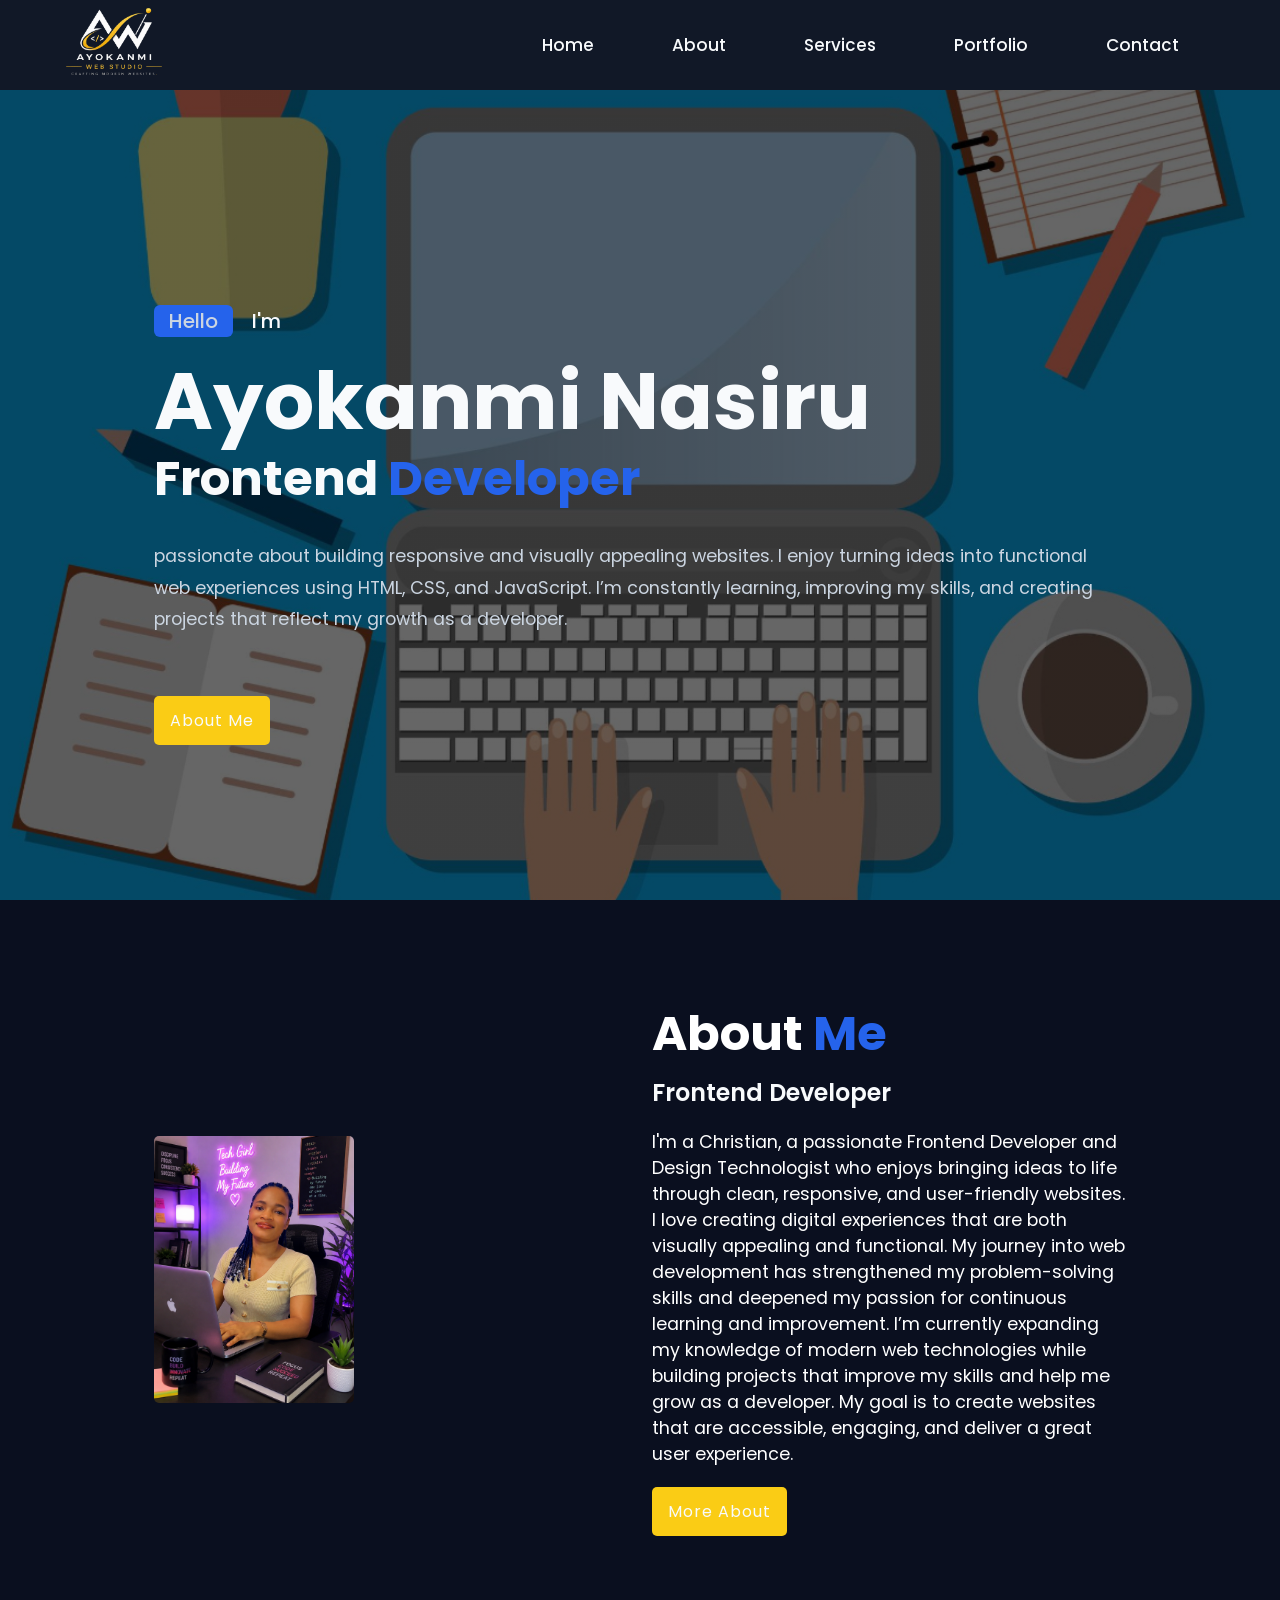
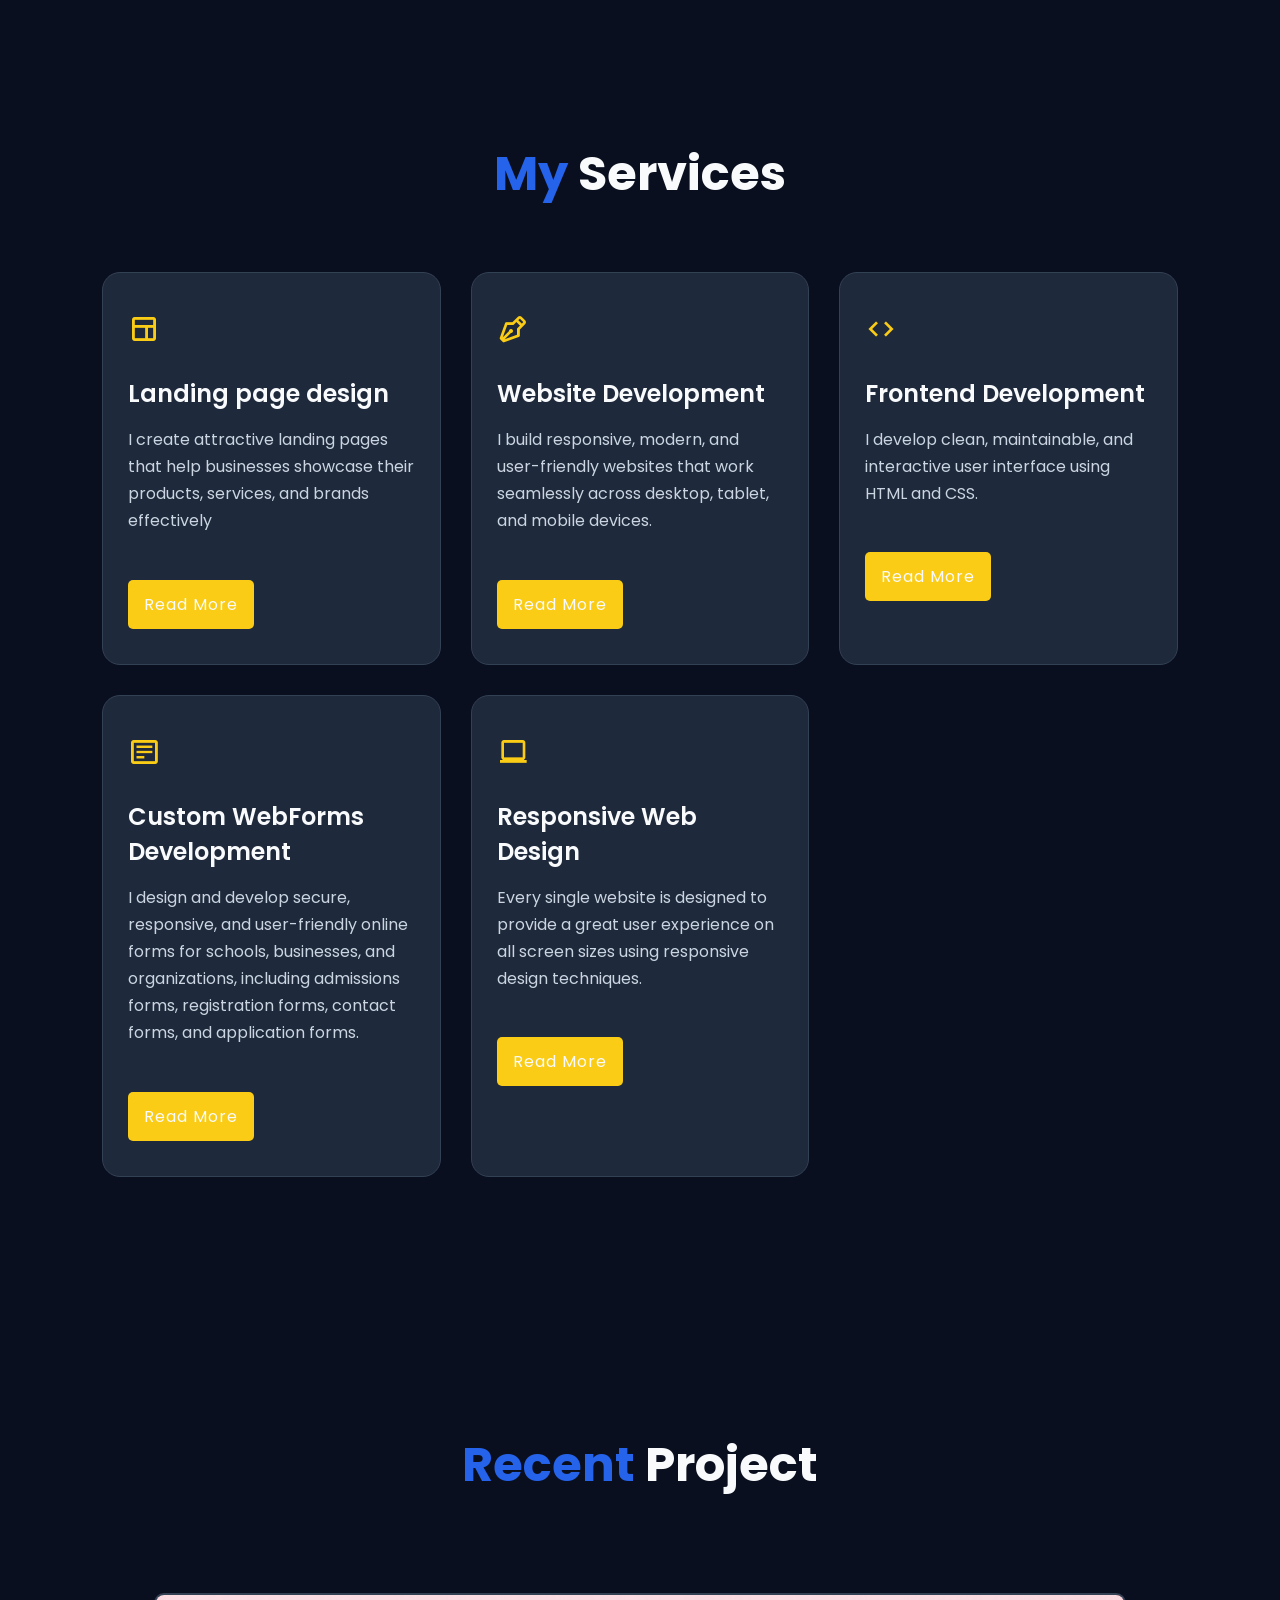
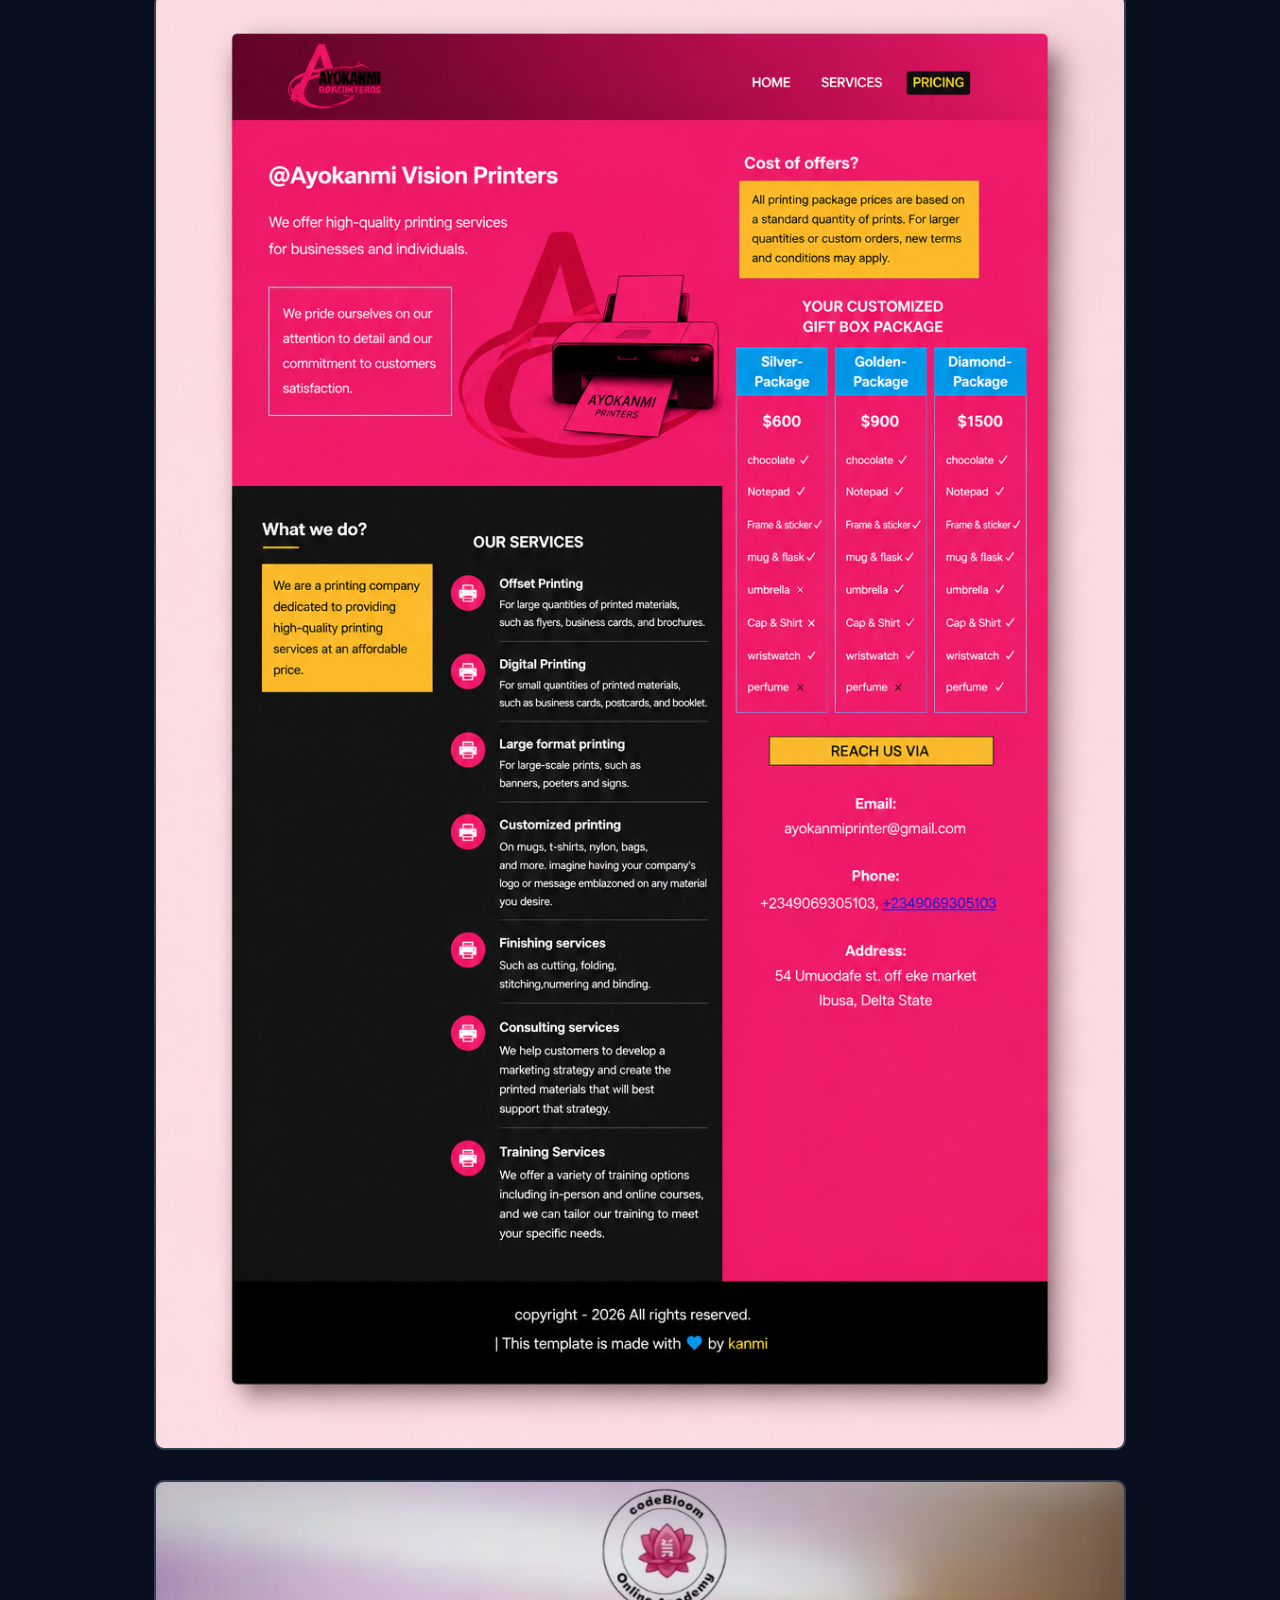
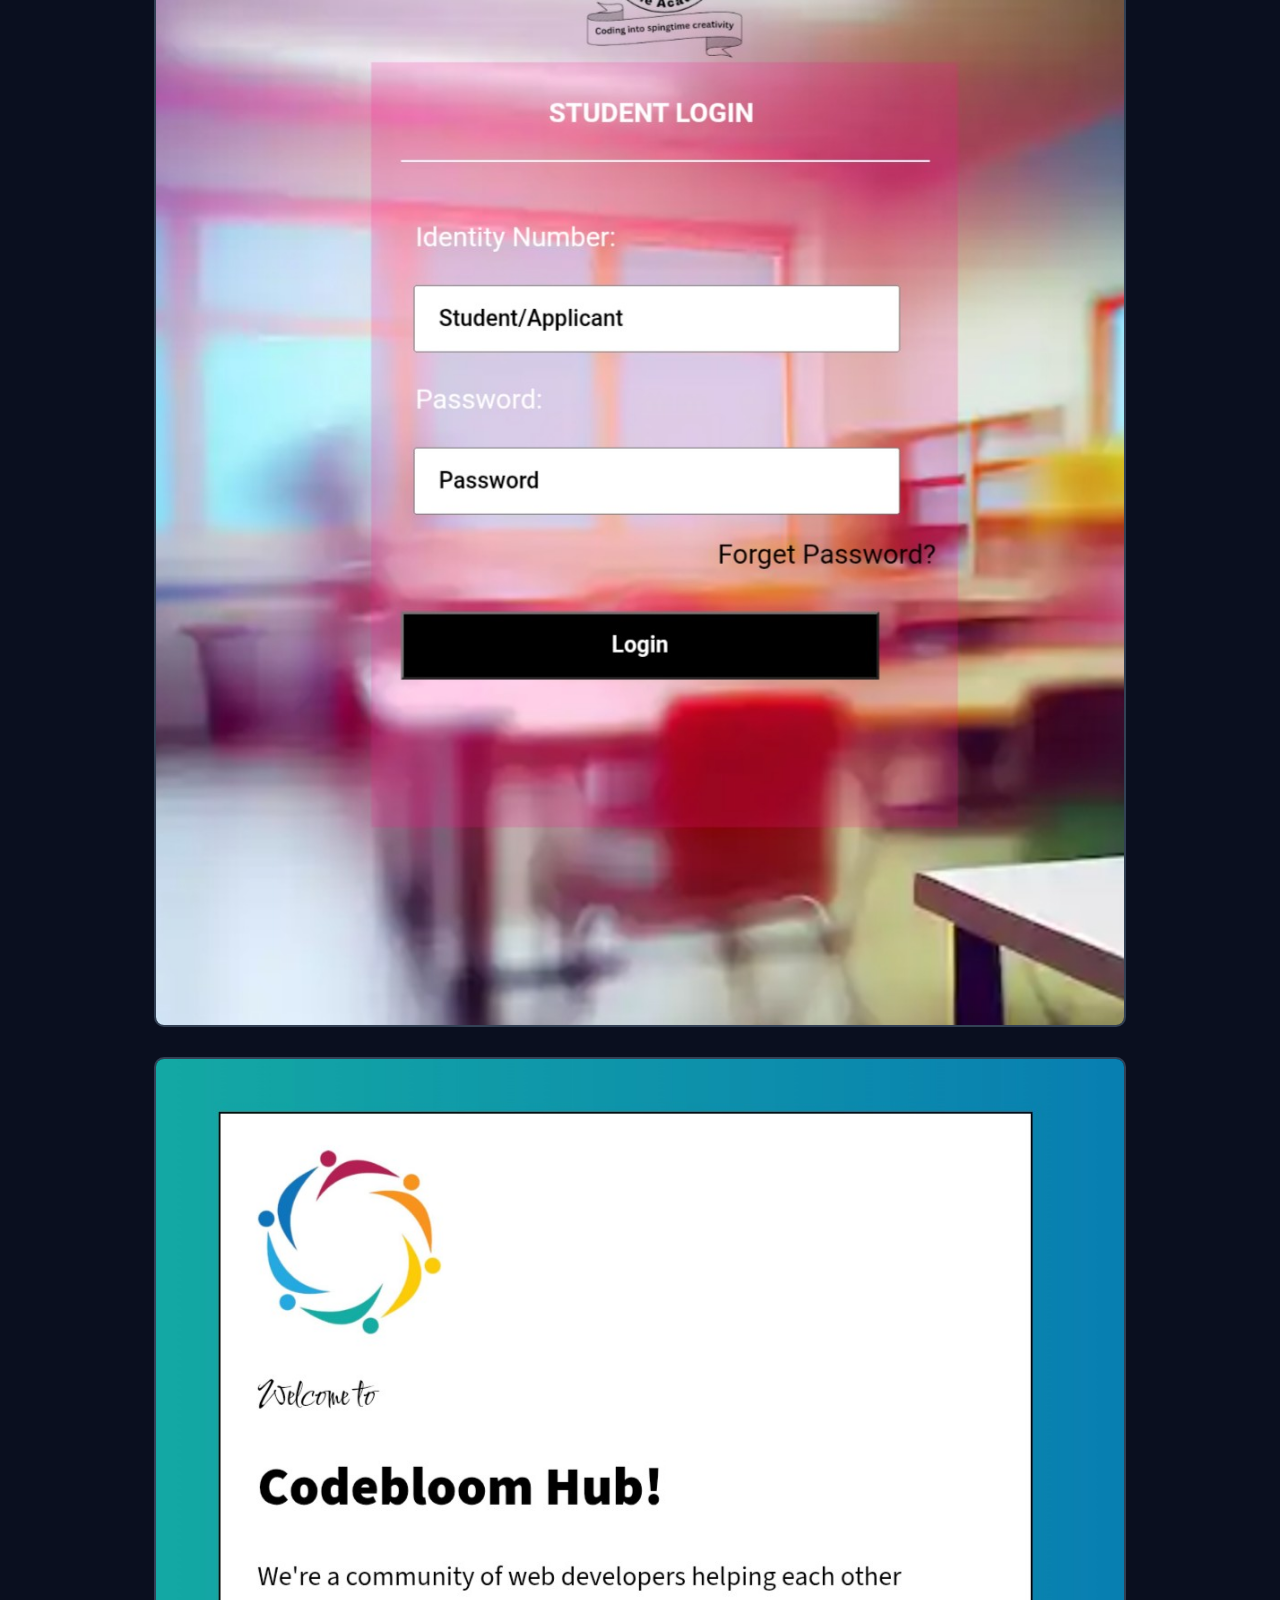
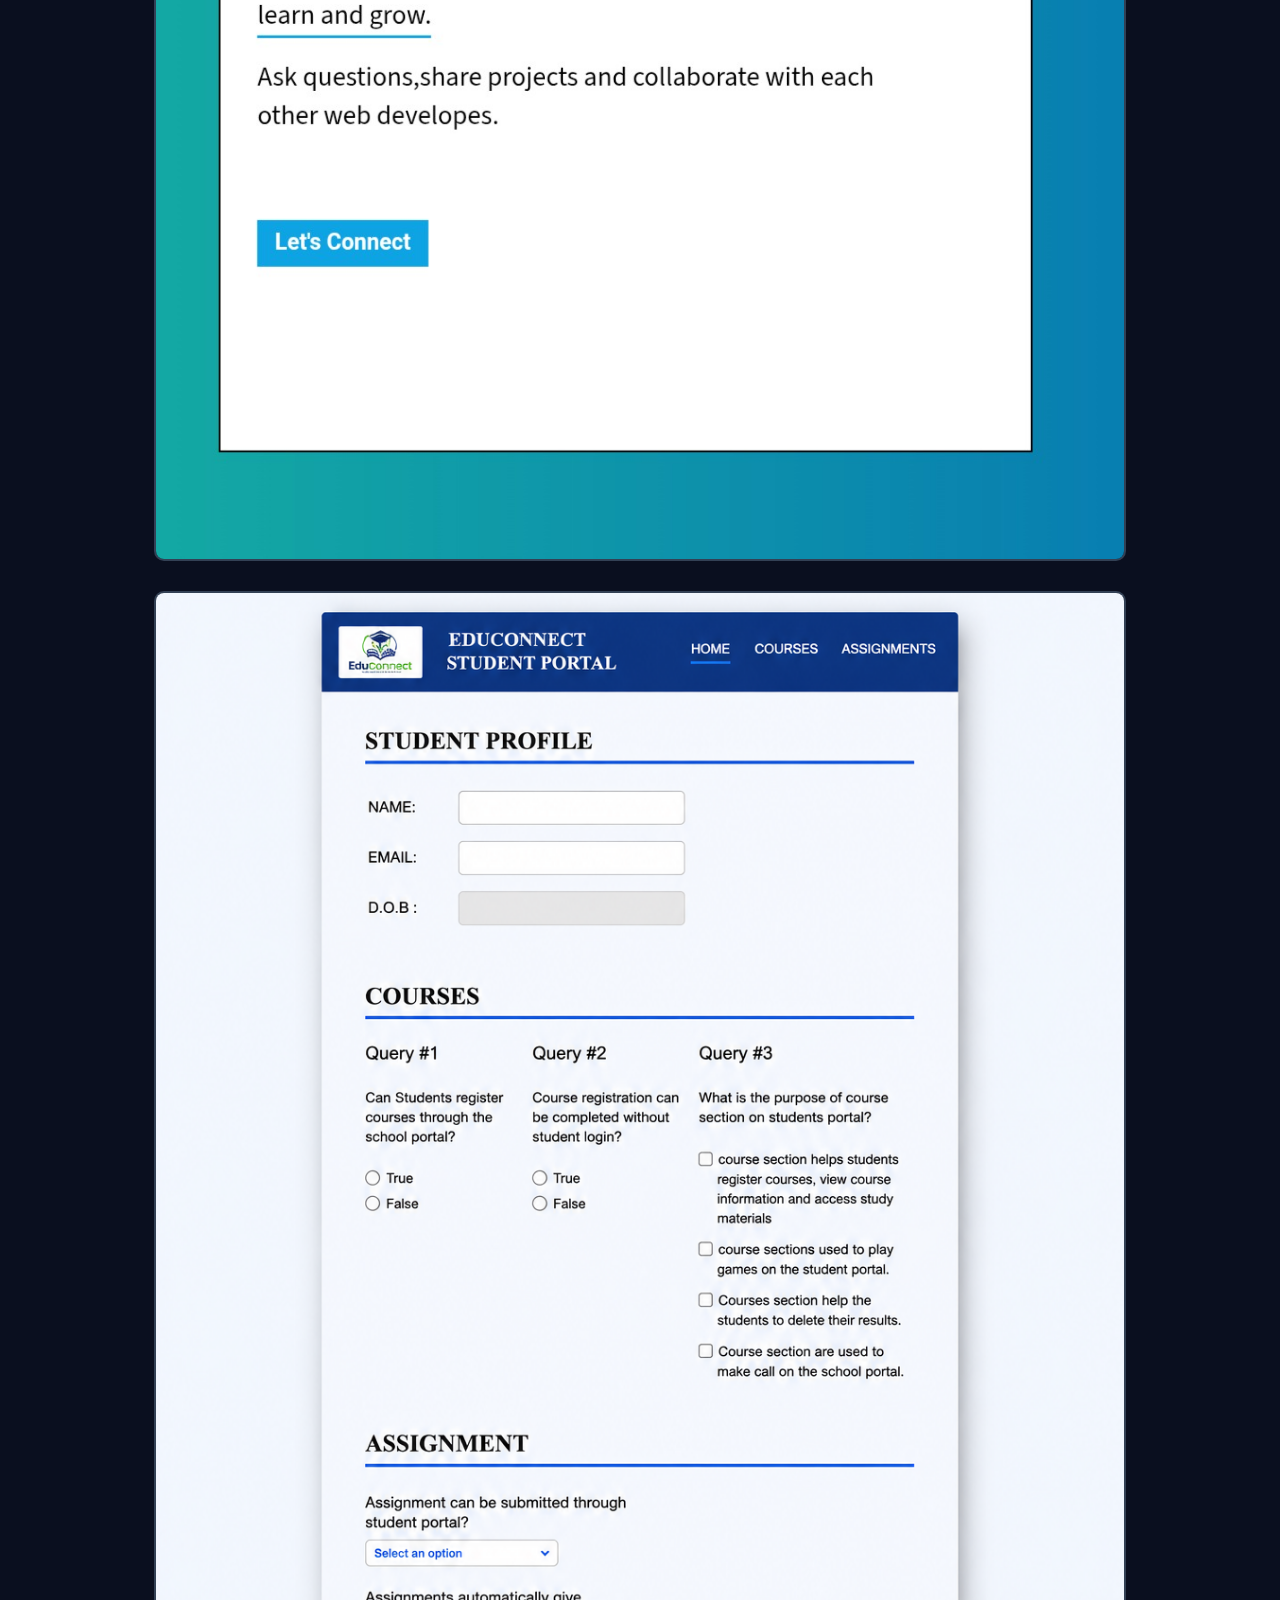
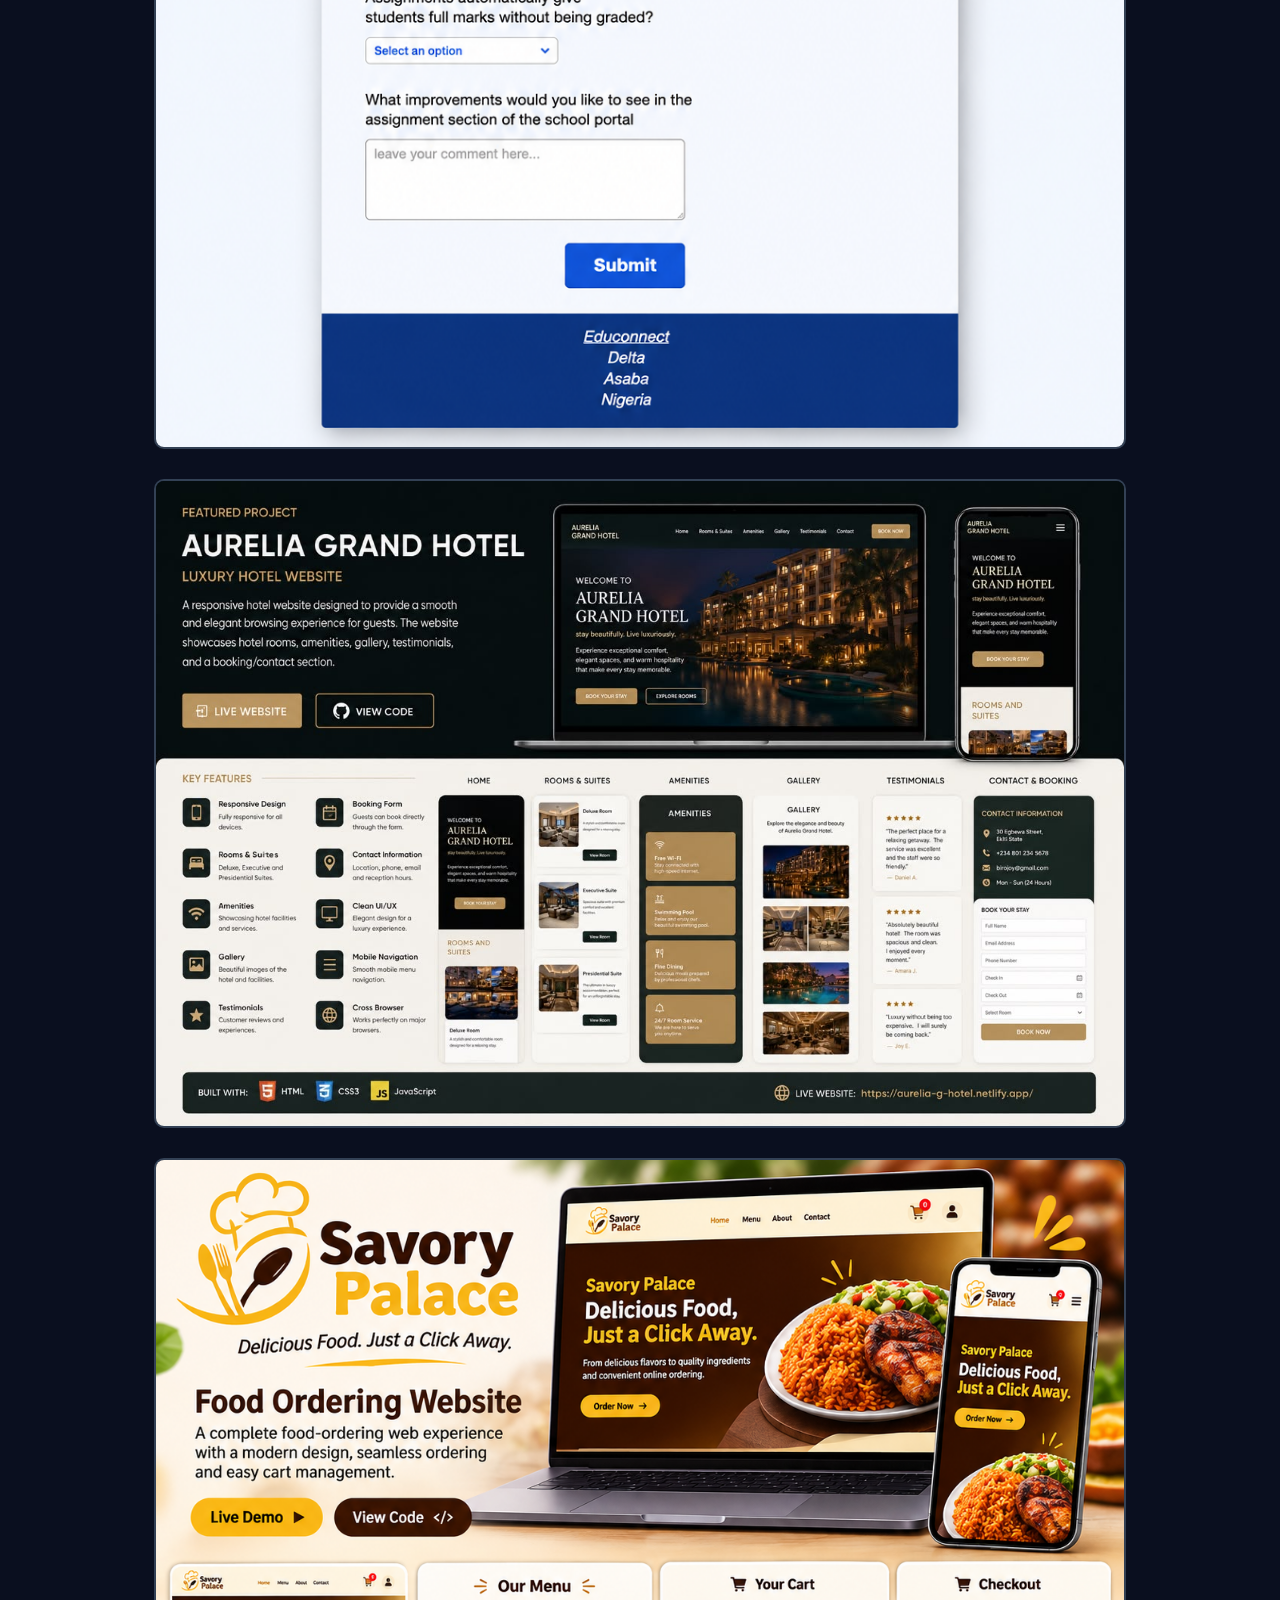
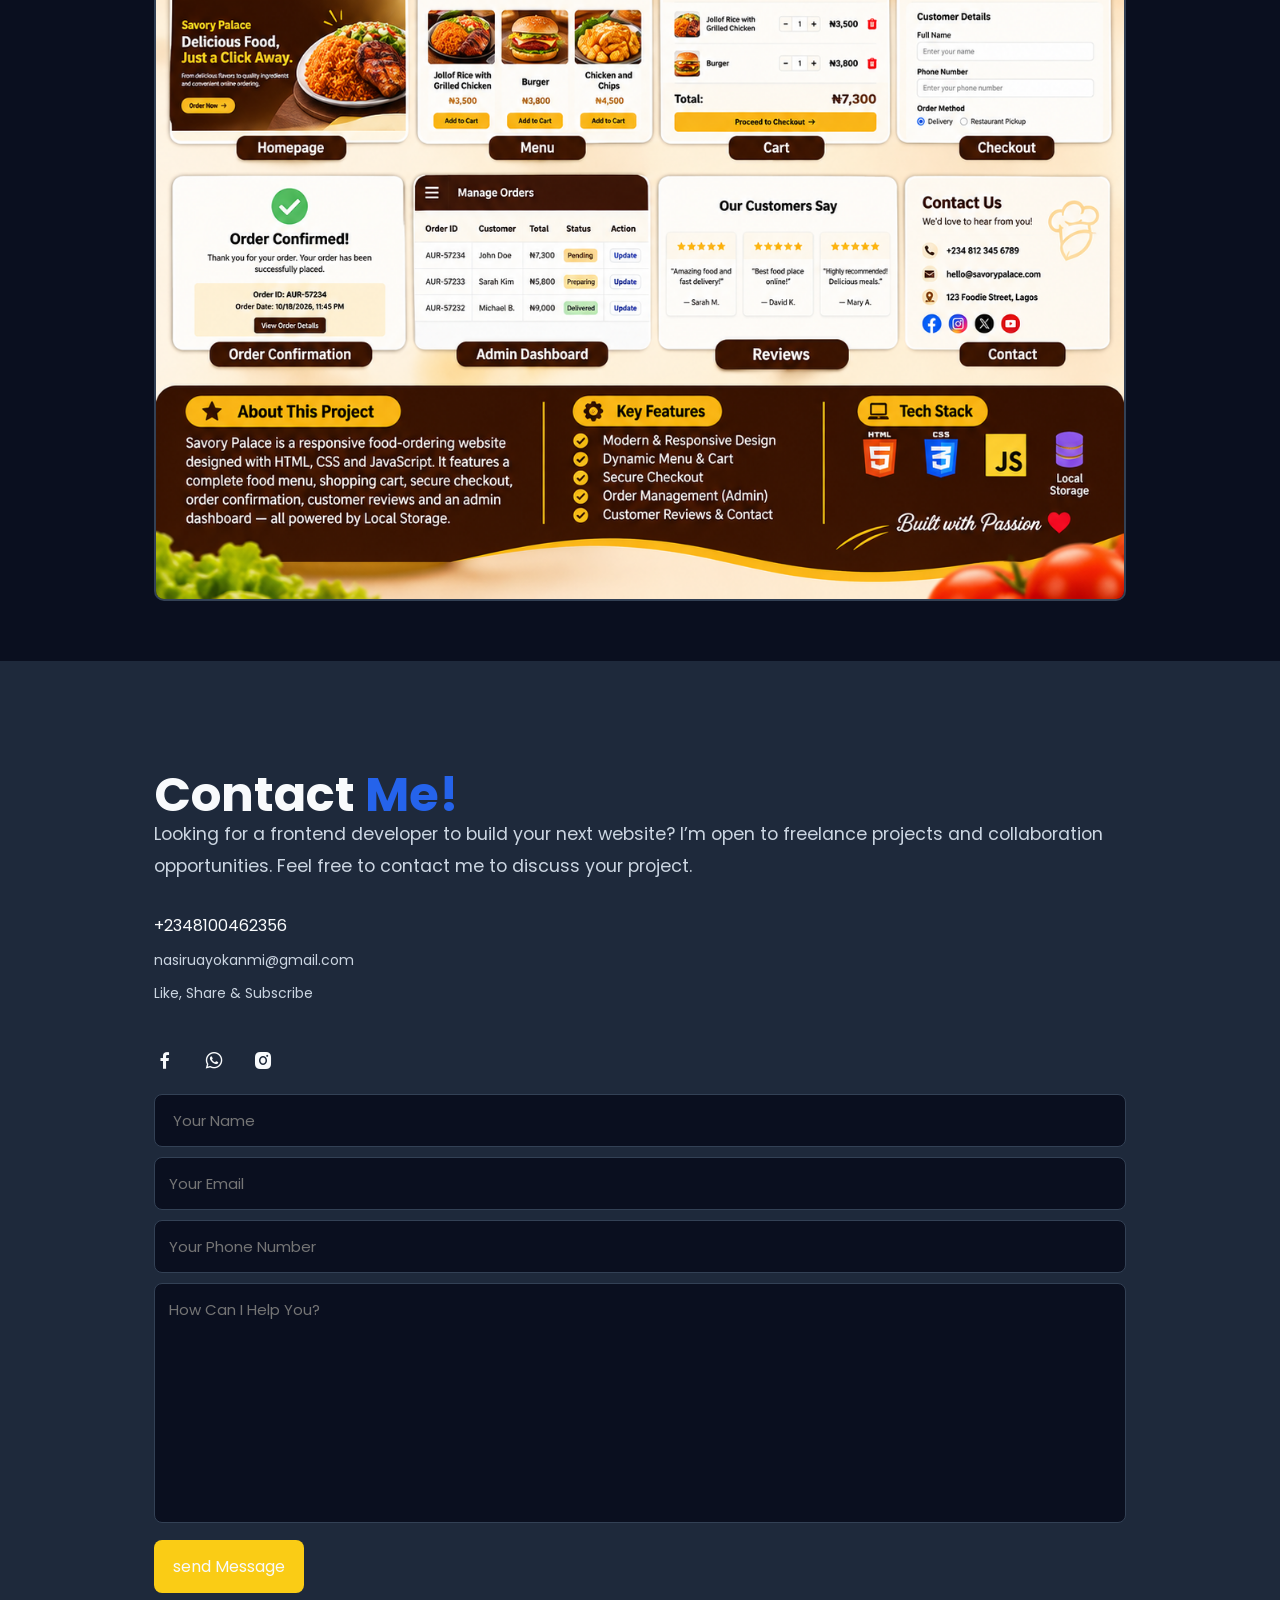
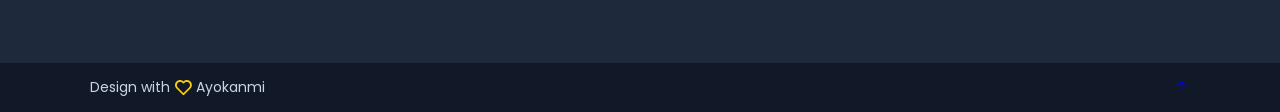
<file: index.html>
<!DOCTYPE html>
<html lang="en">
<head>
    <meta charset="UTF-8">
   <meta name="viewport" content="width=device-width, initial-scale=1.0"/>
   <title> My portfolio </title>
   <!--     Google font. -->
   
       <!-- my css -->
    <link rel="stylesheet" href="style.css">
    <!--  boxicon -->
    <link href="https://unpkg.com/boxicons@2.1.4/css/boxicons.min.css" rel="stylesheet">
    </head>
<body>
   <!-- .....--------------- header----------------------- -->
   <header class="header">
       <a href="#"><img class="logo"src="brand.png" alt="logo"></a>
        
       <div class="navMenu" id="navmenu">  
          <i class="bx bx-window-close" onclick="closeMenu()"></i> 
           <ul>
               <li><a href="index.html">Home</a></li>
               <li><a href="about.html">About</a> </li>
               <li><a href="services.html">Services</a></li>
               <li><a href="portfolio.html">Portfolio</a></li>
               <li><a href="contact.html">Contact</a></li>
           </ul>
       </div>
       <i class="bx bx-menu" onclick="openMenu()"></i> 
   </header>
   
       <!--  ______________HOME_________ -->
       <section class="home" id="home">
         <div class="home-content">
          <div class="show">
            <span class="first"> Hello</span>
            <span class="second">I'm </span>
          </div>
             <h1> Ayokanmi Nasiru</h1>
             <h3> Frontend <span>Developer</span> </h3>
             <p>passionate about building responsive and visually appealing websites. I enjoy turning ideas into functional web experiences using HTML, CSS, and JavaScript. I’m constantly learning, improving my skills, and creating projects that reflect my growth as a developer. </p>
             <div class="button">
                 <a href="about.html" class="btn">About Me</a>
             </div>          
         </div>      
       </section>
       <!-- __________About section ________  -->
       <section class="about"id="about">
           <div class="about-img">
               <img src="about-me.png" alt="brand">
                </div>
           <div class="about-text">
               <h2>About <span>Me</span> </h2>
               <h4> Frontend Developer</h4>
               <p> I'm a Christian, a passionate Frontend Developer and Design Technologist who enjoys bringing ideas to life through clean, responsive, and user-friendly websites.
I love creating digital experiences that are both visually appealing and functional. My journey into web development has strengthened my problem-solving skills and deepened my passion for continuous learning and improvement.
I’m currently expanding my knowledge of modern web technologies while building projects that improve my skills and help me grow as a developer. My goal is to create websites that are accessible, engaging, and deliver a great user experience. </p>
<a href="about.html"class="btn"> More About</a>
                </div> 
               </section>
               
               <!-- ________my service section___________-->
            <section class="service"id="service">
                <div class="text-title">
                    <h2> <span>My </span> Services</h2>
                  </div>
                  <div class="service-content">
                      <div class="box">
                          <div class="icon">
                              <i class="bx bx-layout"></i>
                          </div>
                          <div>
                              <h3> Landing page design</h3>
            <p> I create attractive landing pages that help businesses showcase their products, services, and brands effectively</p>
                             <a href="services.html"class="btn">Read More</a>
                          </div>
                      </div>
                      
                      <div class="box">
                          <div class="icon">
                              <i class="bx bx-pen"></i>
                          </div>
                          <div>
                              <h3> Website Development</h3>
                              <p>I build responsive, modern, and user-friendly websites that work seamlessly across desktop, tablet, and mobile devices. </p>
                              <a href="services.html" class="btn">Read More</a>
                          </div>
                      </div>
                      
                      <div class="box">
                          <div class="icon">
                              <i class='bx bx-code'></i>
                          </div>
                          <div>
                              <h3> Frontend Development</h3>
                              <p>I develop clean, maintainable, and interactive user interface using HTML and CSS.</p>
                              <a href="services.html" class="btn">Read More</a>
                          </div>
                      </div>
                      
                      <div class="box">
                          <div class="icon">
                              <i class="bx bx-detail"></i>
                          </div>
                          <div>
                              <h3>Custom WebForms Development </h3>
                              <p> I design and develop secure, responsive, and user-friendly online forms for schools, businesses, and organizations, including admissions forms, registration forms, contact forms, and application forms.</p>
                              <a href="services.html" class="btn">Read More</a>
                          </div>
                      </div>   
                      
                       <div class="box">
                          <div class="icon">
                              <i class='bx bx-laptop'></i>
                          </div>
                          <div>
                              <h3> Responsive Web Design</h3>
              <p> Every single website is designed to provide a great user experience on all screen sizes using responsive design techniques.</p>
                              
                              <a href="services.html" class="btn">Read More</a>
                </div>                  
                      </div>
                      </div>
                   </section>
                   
                   <!--  ______ portfolio section _______ -->
             <section class="portfolio" id="portfolio"> 
                 <div class="text-title">
                     <h2> <span>Recent</span> Project</h2>
                     
                 </div>
             
                 <div class="portfolio-content">
                     <div class="row">
                      <img src="project1.png" alt="">
                      <div class="cover">
                          <h5> Printer Landing Page</h5>
                          <p> 
                   A modern product landing page designed to showcase printer packages with a clean and responsive interface.
                          </p>
                  <a href="https://kanmiproductlanding.netlify.app/" target="_blank">Live Demo<i class="bx bx-link-external"></i></a>
                      </div>
                         
                     </div>
                     
                   <div class="row">
                      <img src="project2.png" alt="">
                      
                      <div class="cover">
                          <h5> Student Login Project</h5>
                          <p> 
                 A clean and responsive student login interface designed with HTML and CSS for a simple and user-friendly experience.
                          </p>
                  <a href="#"><i class="bx bx-link-external"></i></a>
                      </div>
                         
                     </div>
                     
                      <div class="row">
                      <img src="project3.png" alt="">
                      <div class="cover">
                          <h5>Developer Community Hub </h5>
                          <p> 
                      A responsive community-focused web design created to promote collaboration, knowledge sharing, and meaningful connections among web developers.
                             </p>
                  <a href="#"><i class="bx bx-link-external"></i></a>
                      </div>
                         
                     </div>
                     
                       <div class="row">
                      <img src="project4.png" alt="">
                      <div class="cover">
                          <h5> Student Portal</h5>
                          <p> 
                         A responsive student portal interface designed with HTML and CSS, featuring a clean layout and user-friendly navigation.
                          </p>
                  <a href="https://acc-educonnectportal.netlify.app/" target="_blank">Live Demo <i class="bx bx-link-external"></i> </a>
                      </div>
                         
                     </div>
                     <div class="row">
                      <img src="project5.png" alt="">
                      <div class="cover">
                          <h5> Luxury Hotel Website </h5>
                          <p> 
                      A responsive luxury hotel website designed to provide guests with a smooth and elegant browsing experience. The website showcases hotel rooms, amenities, gallery, testimonials, and a convenient booking and contact section.
                             </p>
                             
                  <a href="http://aurelia-grands-hotel.netlify.app/"target="_blank">Live Demo<i class="bx bx-link-external">
                      </i></a>
                      </div>
                         
                     </div>
                     
                     <div class="row">
                      <img src="project6.png" alt="">
                      <div class="cover">
                          <h5> Food Ordering Website </h5>
                          <p> 
                      A responsive food-ordering website designed and developed to make browsing meals and placing orders simple and convenient. The project features a structured menu, interactive cart, checkout flow, order confirmation, reviews, and customer contact experience.
                             </p>
                  <a href="https://savory-palaces.netlify.app/"target="_blank">Live Demo<i class="bx bx-link-external"></i></a>
                      </div>
                         
                     </div>                    
            </div>
               </section>     
                 <!-- __________Contact section____-->
                 <section class="contact" id="contact">
                     <div class="contact-text">
                         <h2> Contact <span>Me!</span></h2>
                         <p> Looking for a frontend developer to build your next website? I’m open to freelance projects and collaboration opportunities. Feel free to contact me to discuss your project. </p>
                         <div class="list">
              <li><a href="#"></a>+2348100462356</li>
               <li><a href="#">nasiruayokanmi@gmail.com</a></li>
                 <li><a href="#">Like, Share & Subscribe</a></li>
                         </div>
                         <div class="icons">
                             <i class="bx bxl-facebook"></i>
                             <i class="bx bxl-whatsapp"></i> 
                             <i class="bx bxl-instagram-alt"></i>
                               </div>
                           </div>
                           
                           <div class="contact-form">
                               <form action="https://formsubmit.co/nasiruayokanmi@gmail.com" method="POST">
                  <input type="text" placeholder=" Your Name" required>
                  <input type="email" placeholder="Your Email" required>
                  <input type="tel" placeholder="Your Phone Number">
                  <textarea name="" id="" cols="32" rows="10" placeholder="How Can I Help You?"required></textarea>
                    <input type="submit" value="send Message" class="submit">
                                    </form>
                              
                           </div>
                     
                 </section>
                 
                 
                 <!-- _______. footer______-->
                 
                 <footer class="footer">
                     <div class="attribution">
             <p>Design with <i class="bx bx-heart"></i> Ayokanmi</p>     
                </div>
                     
                     <div class="move up">
                         <a href="#home"><i class="bx bx-up-arrow-alt"></i></a>
                     </div>
                 </footer>
                                 
        <!-- js for toggle menu -->  
            
        <script>
      var navMenu = document.getElementById("navmenu");

function openMenu(){
    navMenu.style.right = "0";
}

function closeMenu(){
    navMenu.style.right = "-200px";
}


        </script>  
                 
           
       
    
</body>
</html>
</file>
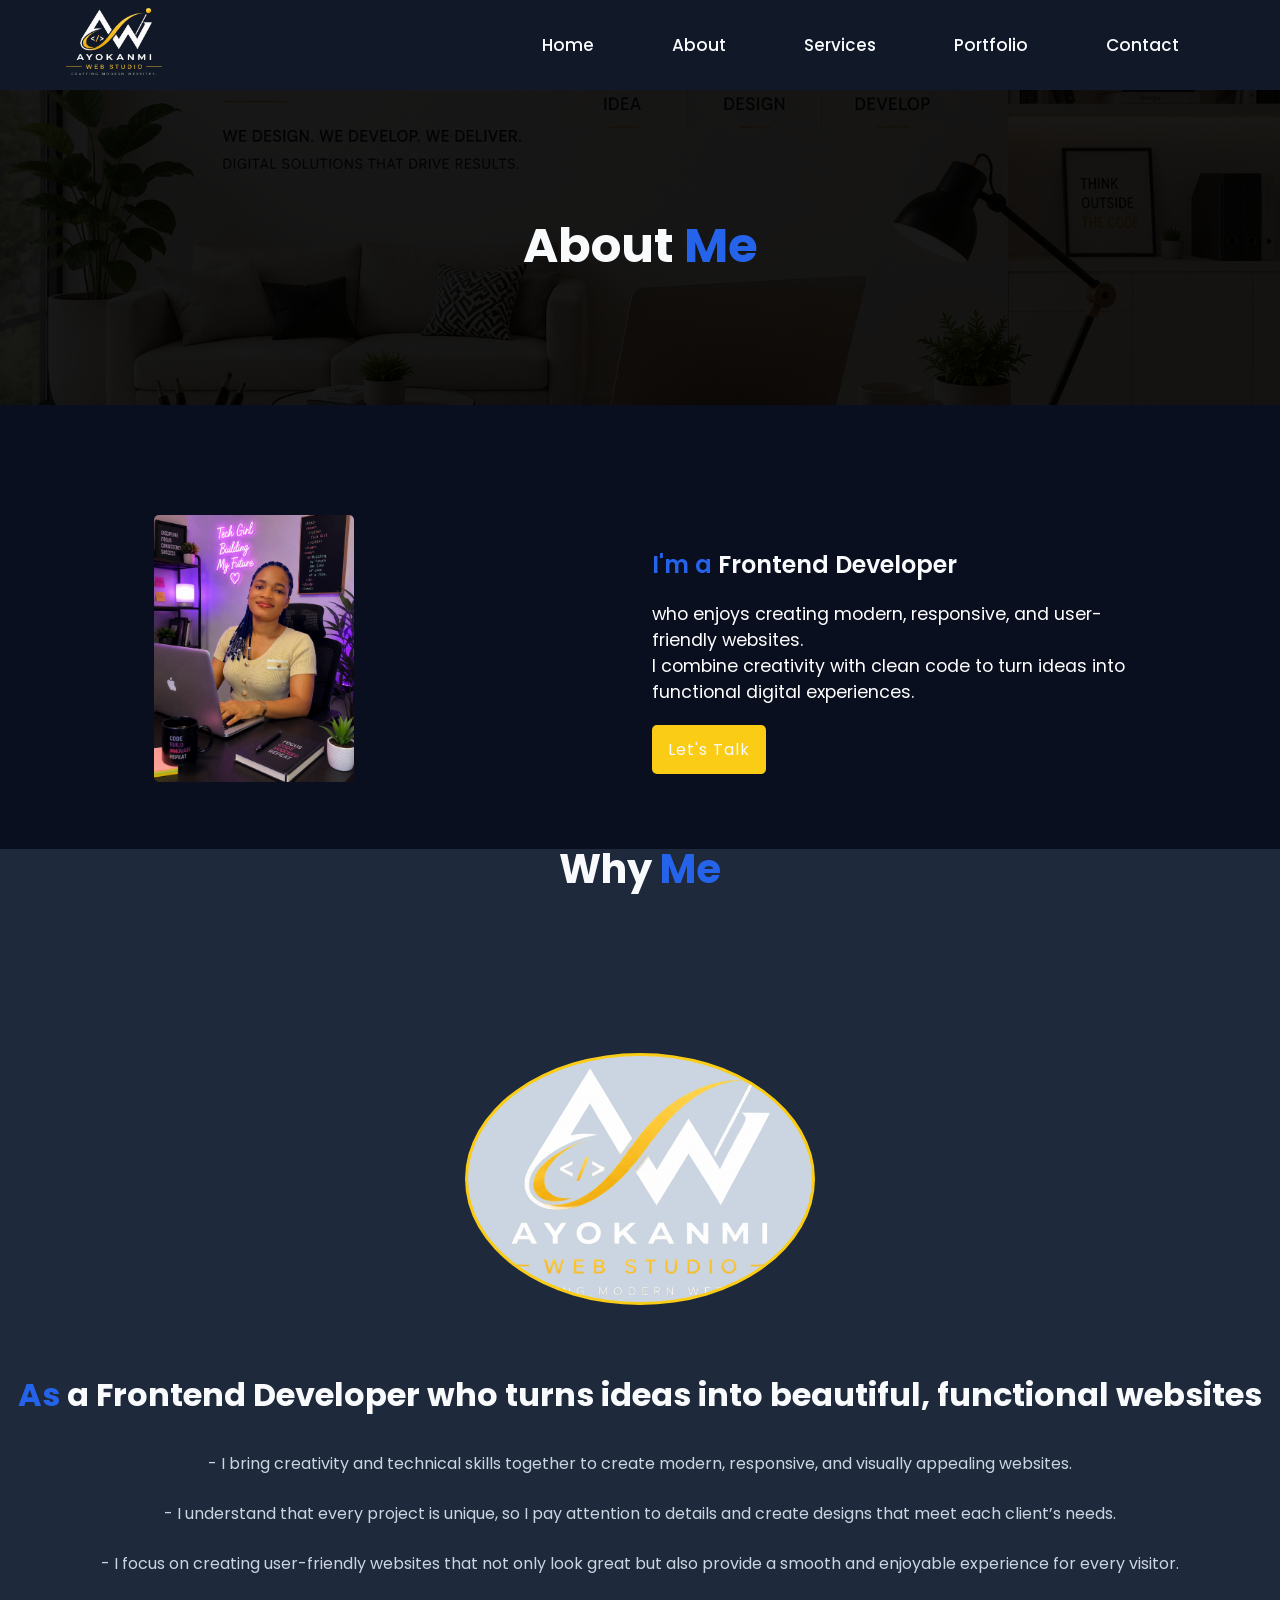
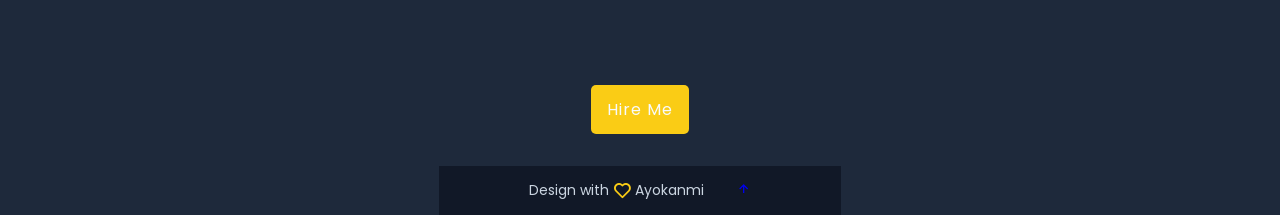
<file: about.html>
<!DOCTYPE html>
<html lang="en">
<head>
    <meta charset="UTF-8">
   <meta name="viewport" content="width=device-width, initial-scale=1.0"/>
   <title> My portfolio </title>
       <!-- my css -->
    <link rel="stylesheet" href="style.css">
    <!--  boxicon -->
    <link href="https://unpkg.com/boxicons@2.1.4/css/boxicons.min.css" rel="stylesheet">
    </head>
<body>
   <!-- .....--------------- header----------------------- -->
   <header class="header">
       <a href="#"><img class="logo"src="brand.png" alt="logo"></a>
        
       <div class="navMenu" id="navmenu">  
          <i class="bx bx-window-close" onclick="closeMenu()"></i> 
           <ul>
               <li><a href="index.html">Home</a></li>
               <li><a href="about.html">About</a> </li>
               <li><a href="services.html">Services</a></li>
               <li><a href="portfolio.html">Portfolio</a></li>
               <li><a href="contact.html">Contact</a></li>
           </ul>
       </div>
       <i class="bx bx-menu" onclick="openMenu()"></i> 
   </header>
   
   <!-- .....---------------Sub  header. section----------------------- -->
       <section class="sub-header" id="sub-header">
           <h1>About <span>Me</span> </h1>
       </section>
       <!-- __________About section ________  -->
       <section class="about"id="about">
           <div class="about-img">
               <img src="about-me.png" alt="brand">
                </div>
           <div class="about-text">
               <h4> <span>I'm a</span> Frontend Developer</h4>
              <p> who enjoys creating modern, responsive, and user-friendly websites.<br>  I combine creativity with clean code to turn ideas into functional digital experiences.</p>
             <a href=""class="btn"> Let's Talk</a>
             </div>
             </section>
             
                <div class="others" id="others">
                   <div class="sub-text-title" >
                       <h2> Why<span> Me</span></h2>
                           </div>
                    <div class="others-img">
                        <img src="brand.png" alt="">
                        <span class="circle-spin"> </span>
                    </div>
                   
                    <div class="others-text">
                         <h3> <span>As</span> a Frontend Developer who turns ideas into beautiful, functional websites</h3>
                    <p> 
    - I bring creativity and technical skills together to create modern, responsive, and visually appealing websites.<br><br>
 - I understand that every project is unique, so I pay attention to details  and create designs that meet each client’s needs.<br><br>
- I focus on creating user-friendly websites that not only look great but also provide a smooth and enjoyable experience for every visitor.<br><br>
                    </p>
                    </div>
                    
                    <div>
                        <a href="#"class="btn">Hire Me</a>
                    </div>
                            
               </section>
               
             <!-- _______. footer______-->
                 
                 <footer class="footer">
                     <div class="attribution">
             <p>Design with <i class="bx bx-heart"></i> Ayokanmi</p>     
                </div>
                     
                     <div class="move up">
                         <a href="index.html"><i class="bx bx-up-arrow-alt"></i></a>
                     </div>
                 </footer>
                 
        <!-- js for toggle menu -->  
            
        <script>
         var navMenu = document.getElementById("navmenu");

    function openMenu(){
    navMenu.style.right = "0";
  }

   function closeMenu(){
    navMenu.style.right = "-200px";
   }
        </script>  
                 
           
       
    
</body>
</html>
</file>
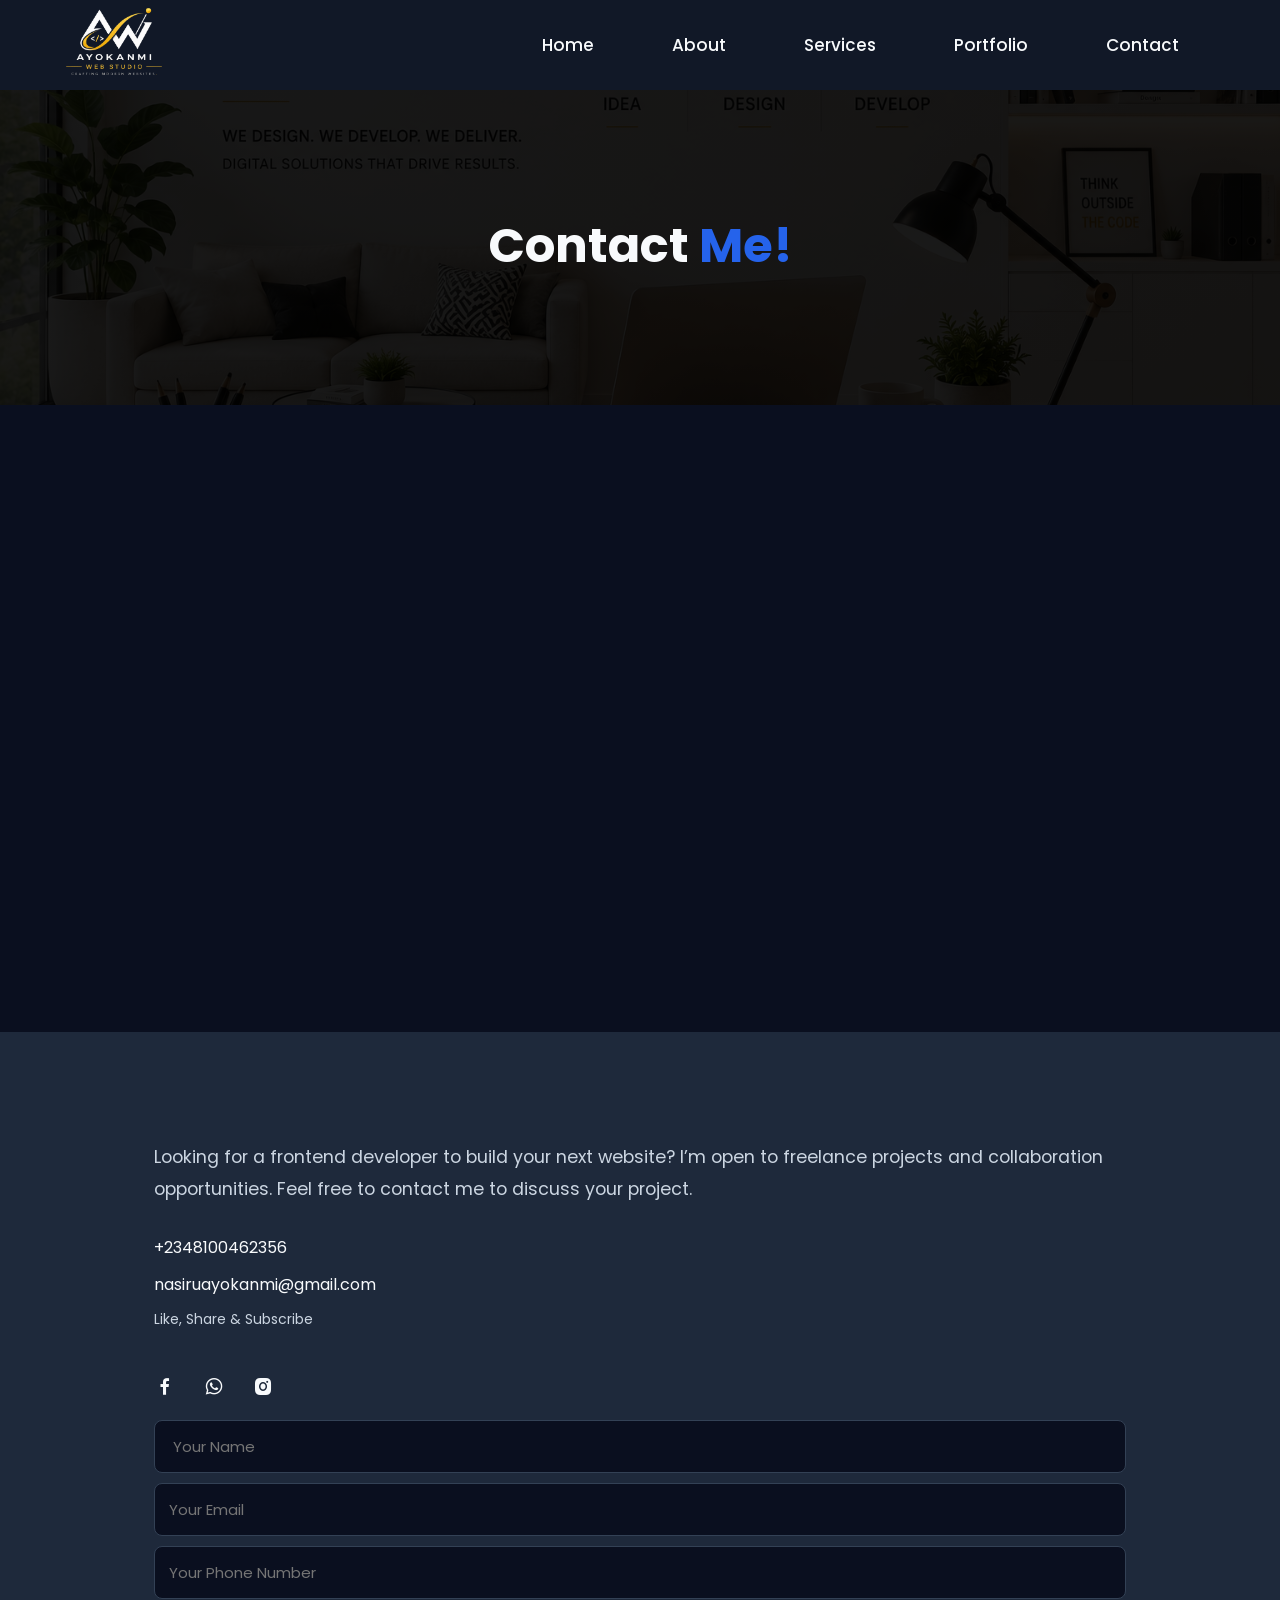
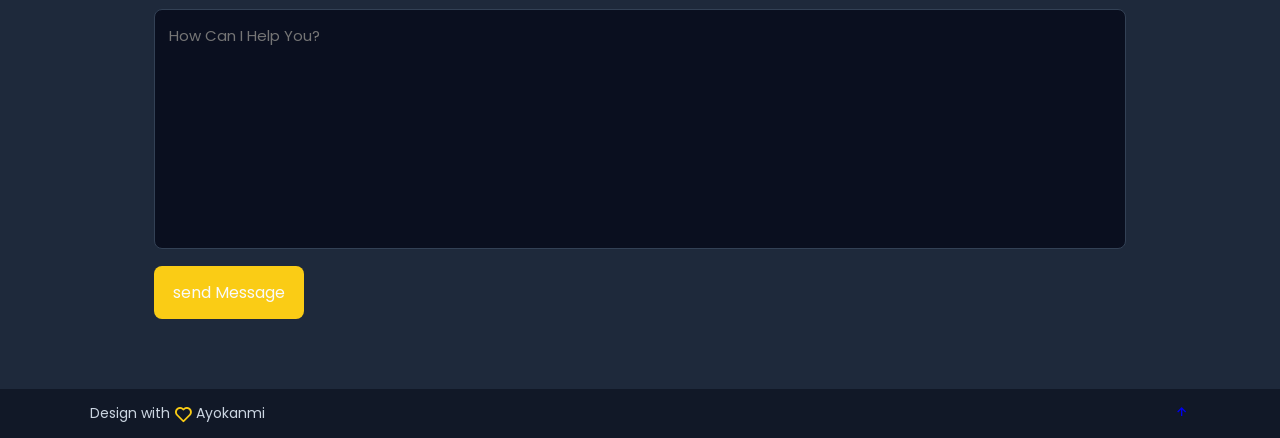
<file: contact.html>
<!DOCTYPE html>
<html lang="en">
<head>
    <meta charset="UTF-8">
   <meta name="viewport" content="width=device-width, initial-scale=1.0"/>
   <title> My portfolio </title>
       <!-- my css -->
    <link rel="stylesheet" href="style.css">
    <!--  boxicon -->
    <link href="https://unpkg.com/boxicons@2.1.4/css/boxicons.min.css" rel="stylesheet">
    </head>
<body>
   <!-- .....--------------- header----------------------- -->
   <header class="header">
       <a href="#"><img class="logo"src="brand.png" alt="logo"></a>
        
       <div class="navMenu" id="navmenu">  
          <i class="bx bx-window-close" onclick="closeMenu()"></i> 
           <ul>
              <li><a href="index.html">Home</a></li>
               <li><a href="about.html">About</a> </li>
               <li><a href="services.html">Services</a></li>
               <li><a href="portfolio.html">Portfolio</a></li>
               <li><a href="contact.html">Contact</a></li>
           </ul>
       </div>
       <i class="bx bx-menu" onclick="openMenu()"></i> 
   </header>
   
   <!-- .....---------------Sub  header. section----------------------- -->
       <section class="sub-header" id="sub-header">
           <h1> Contact <span>Me!</span></h1>
       </section>
       
       
         <!-- __________Contact section____-->
         <section class="map">
             <iframe src="https://www.google.com/maps/embed?pb=!1m18!1m12!1m3!1d3949.688188702019!2d4.703967899999999!3d8.1331925!2m3!1f0!2f0!3f0!3m2!1i1024!2i768!4f13.1!3m3!1m2!1s0x1037bfba2607baad%3A0x719d278a1005ace3!2sOlalomi%20Comprehensive%20Road%2C%20Offa%20250101%2C%20Kwara!5e0!3m2!1sen!2sng!4v1786810418053!5m2!1sen!2sng" width="600" height="450" style="border:0;" allowfullscreen="" loading="lazy" referrerpolicy="strict-origin-when-cross-origin"></iframe>
         </section>
                 <section class="contact" id="contact">
                     <div class="contact-text">
                         
                         <p> Looking for a frontend developer to build your next website? I’m open to freelance projects and collaboration opportunities. Feel free to contact me to discuss your project. </p>
                         <div class="list">
              <li><a href="#"></a>+2348100462356</li>
               <li><ahref="#">nasiruayokanmi@gmail.com</a></li>
                 <li><a href="#">Like, Share & Subscribe</a></li>
                         </div>
                         <div class="icons">
                             <i class="bx bxl-facebook"></i>
                             <i class="bx bxl-whatsapp"></i> 
                             <i class="bx bxl-instagram-alt"></i>
                               </div>
                           </div>
                           
                           <div class="contact-form">
                               <form action="">
                  <input type="name" placeholder=" Your Name" required>
                  <input type="email" placeholder="Your Email" required>
                  <input type="number" placeholder="Your Phone Number">
                  <textarea name="" id="" cols="32" rows="10" placeholder="How Can I Help You?"required></textarea>
                    <input type="submit" value="send Message" class="submit">
                                    </form>
                              
                           </div>
                     
                 </section>
                 
                 
                 <!-- _______. footer______-->
                 
                 <footer class="footer">
                     <div class="attribution">
             <p>Design with <i class="bx bx-heart"></i> Ayokanmi</p>     
                </div>
                     
                     <div class="move up">
                         <a href="index.html"><i class="bx bx-up-arrow-alt"></i></a>
                     </div>
                 </footer>
                                 
        <!-- js for toggle menu -->  
            
        <script>
         var navMenu = document.getElementById("navmenu");

    function openMenu(){
    navMenu.style.right = "0";
  }

   function closeMenu(){
    navMenu.style.right = "-200px";
   }
        </script>  
                 
           
       
    
</body>
</html>
</file>
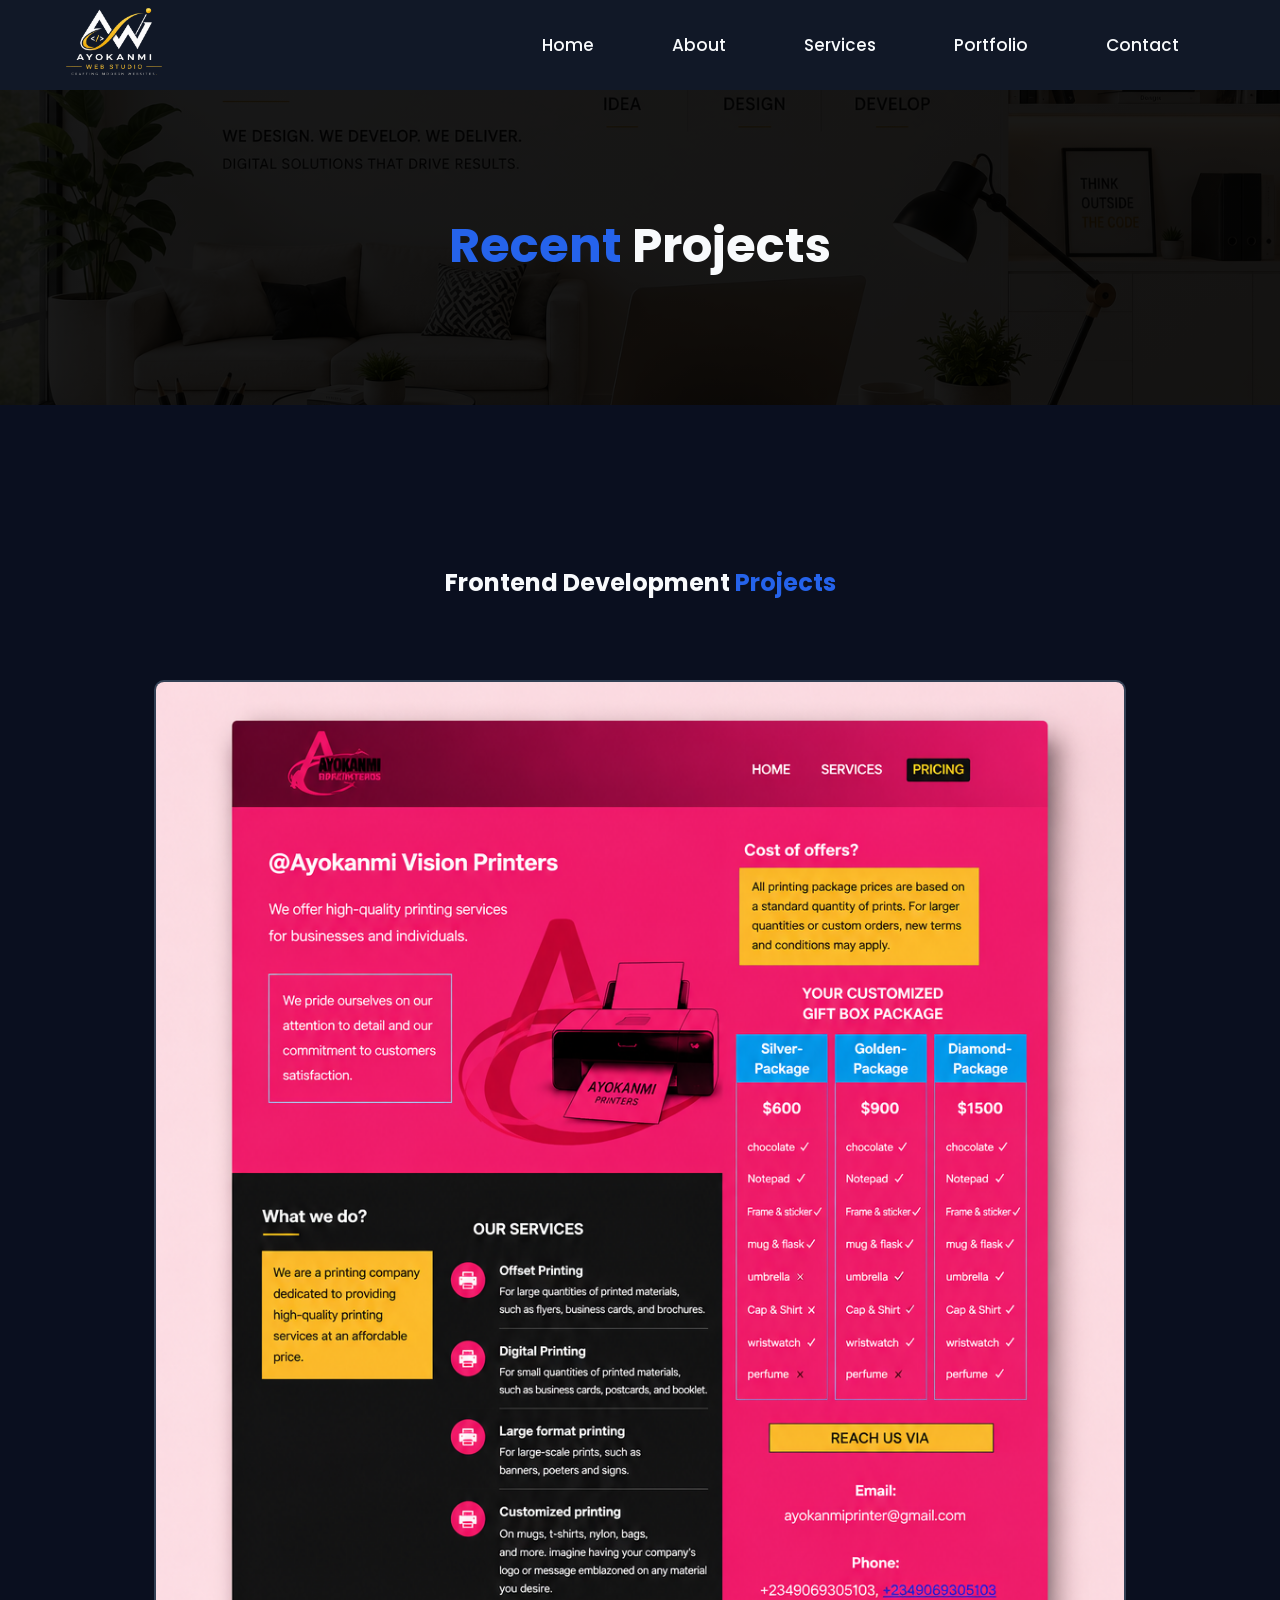
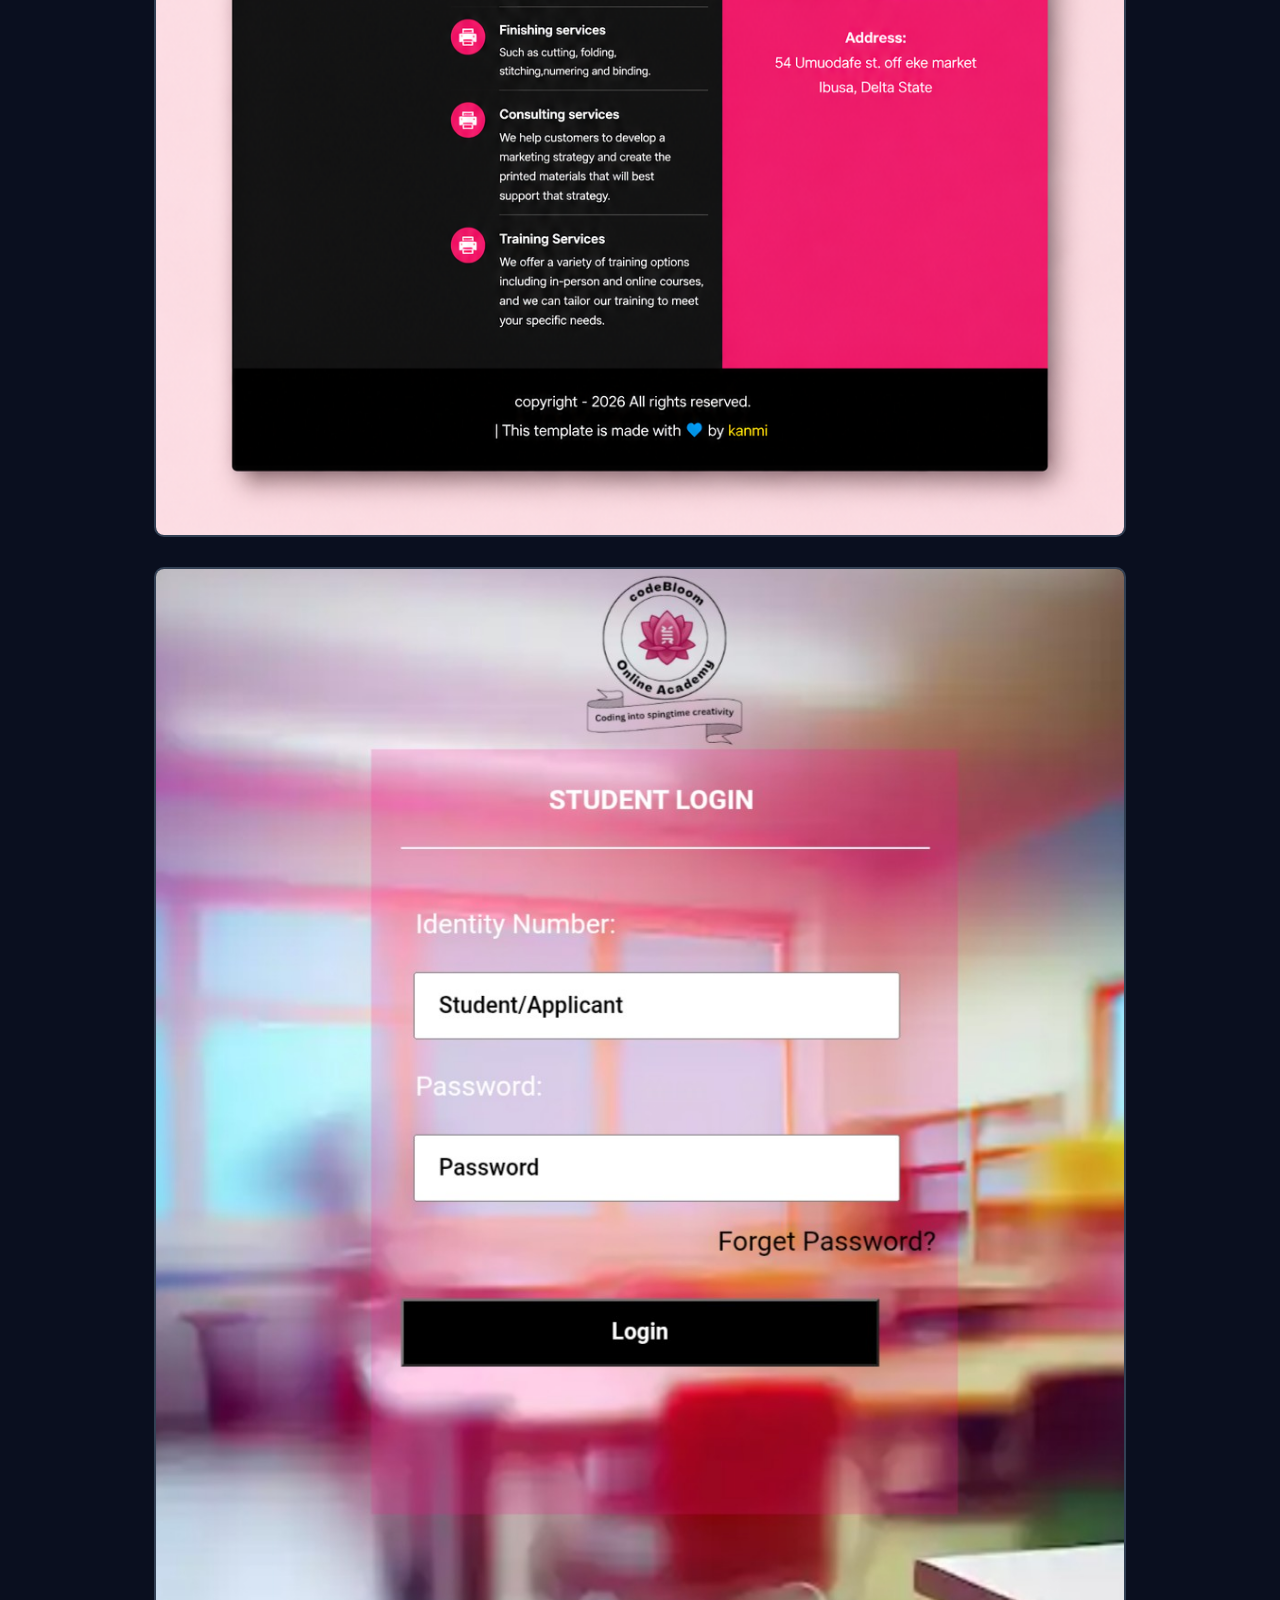
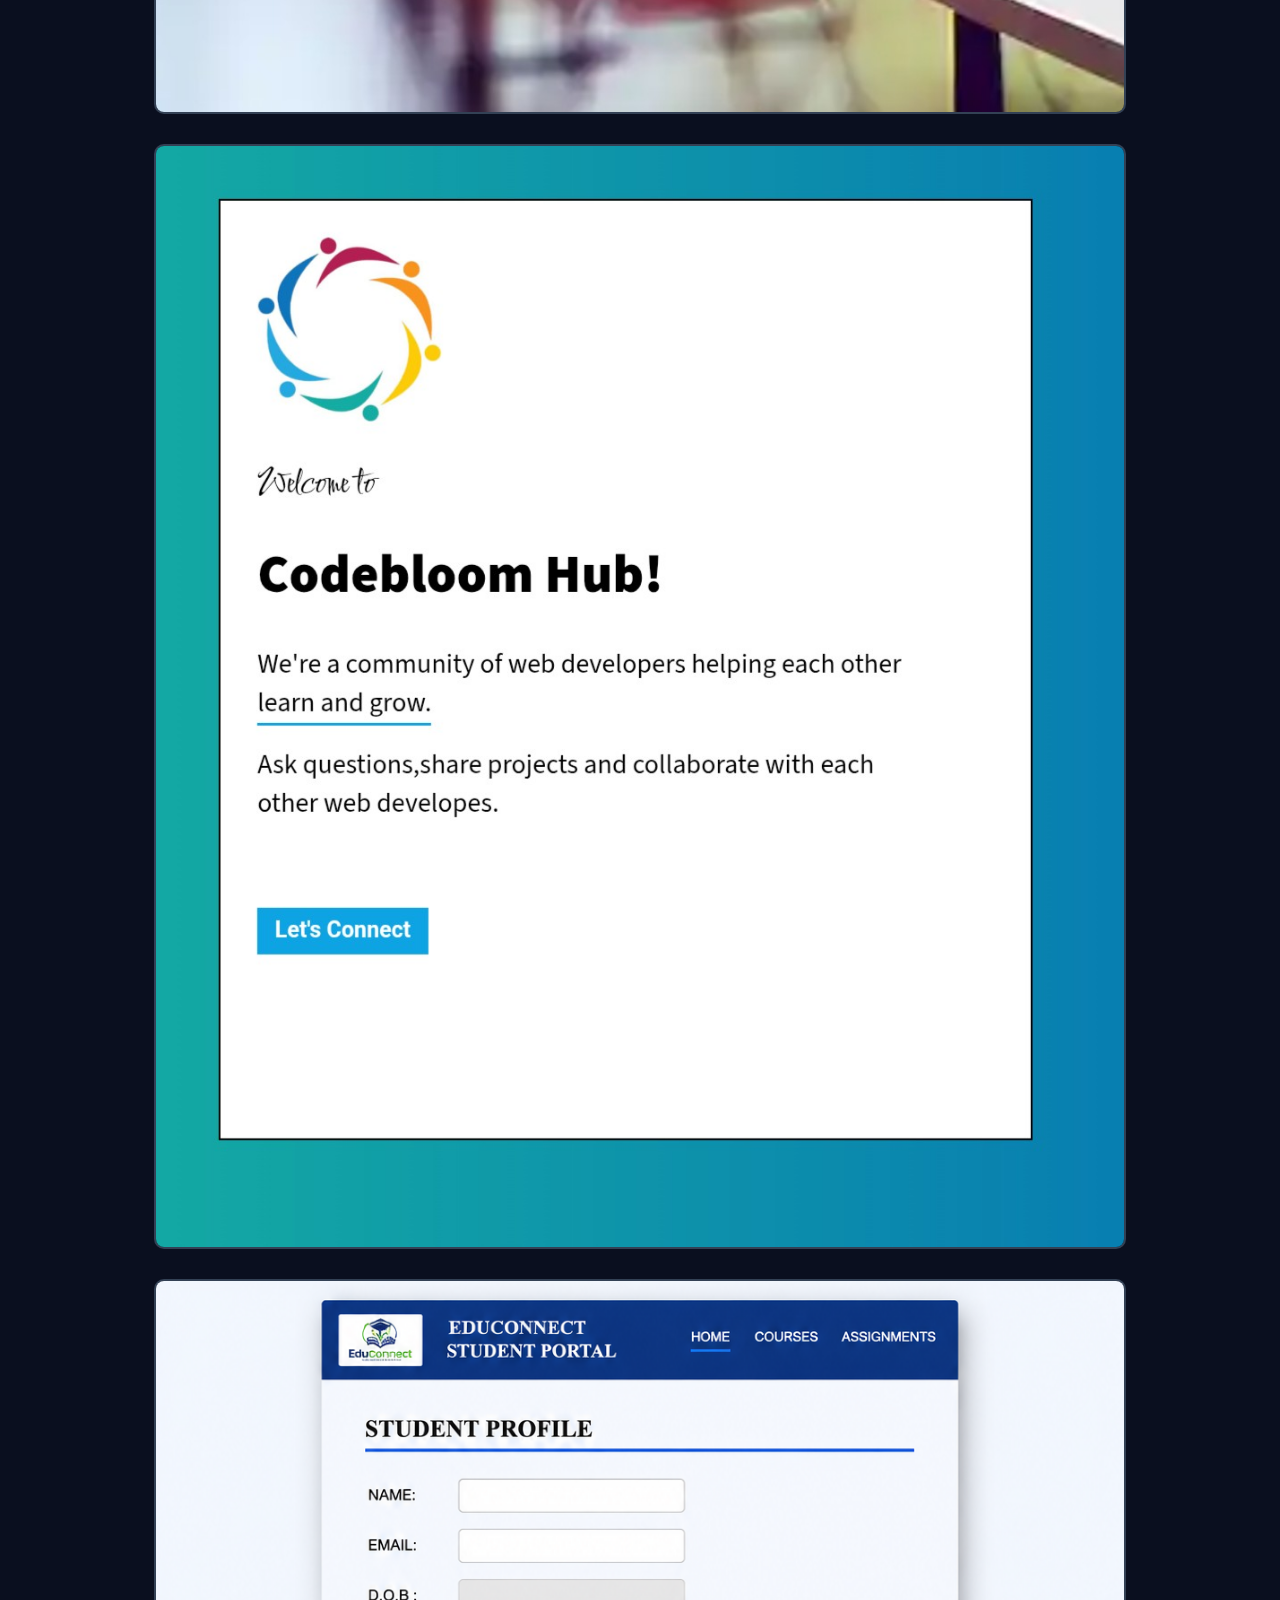
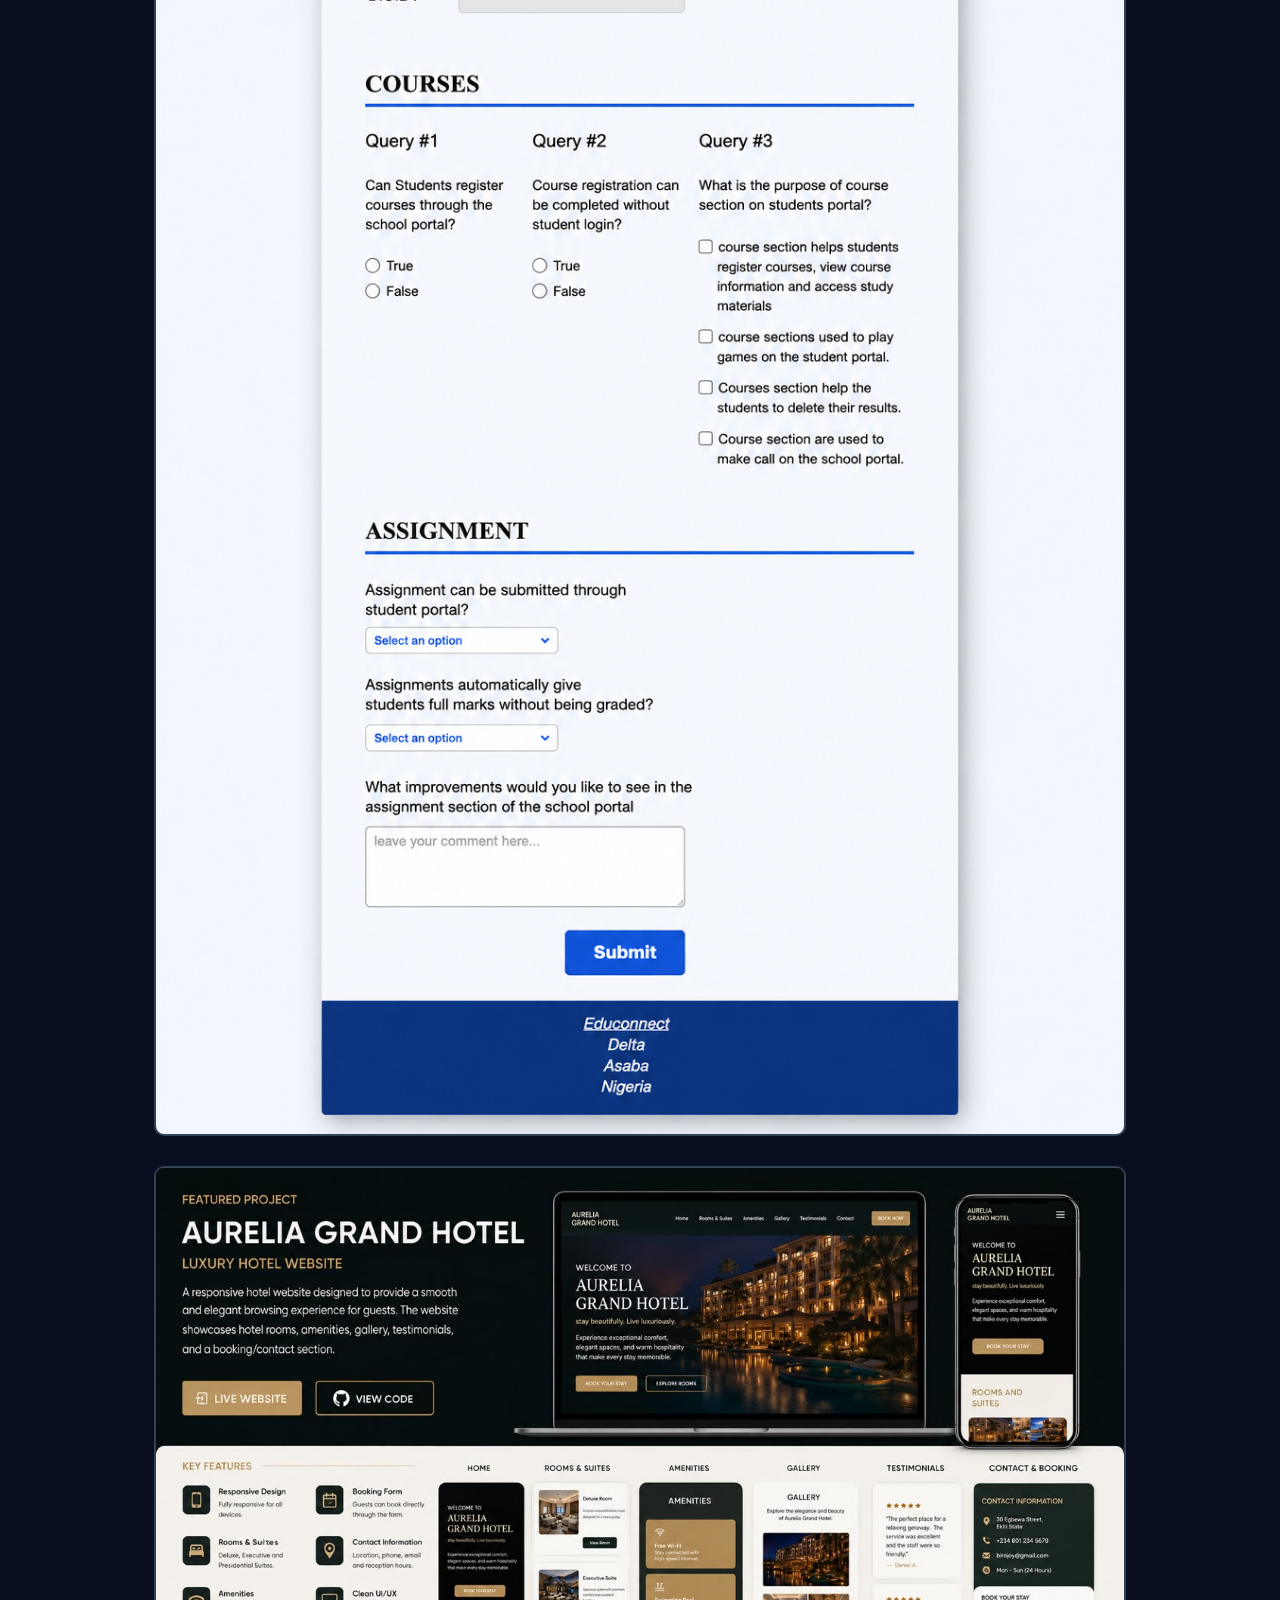
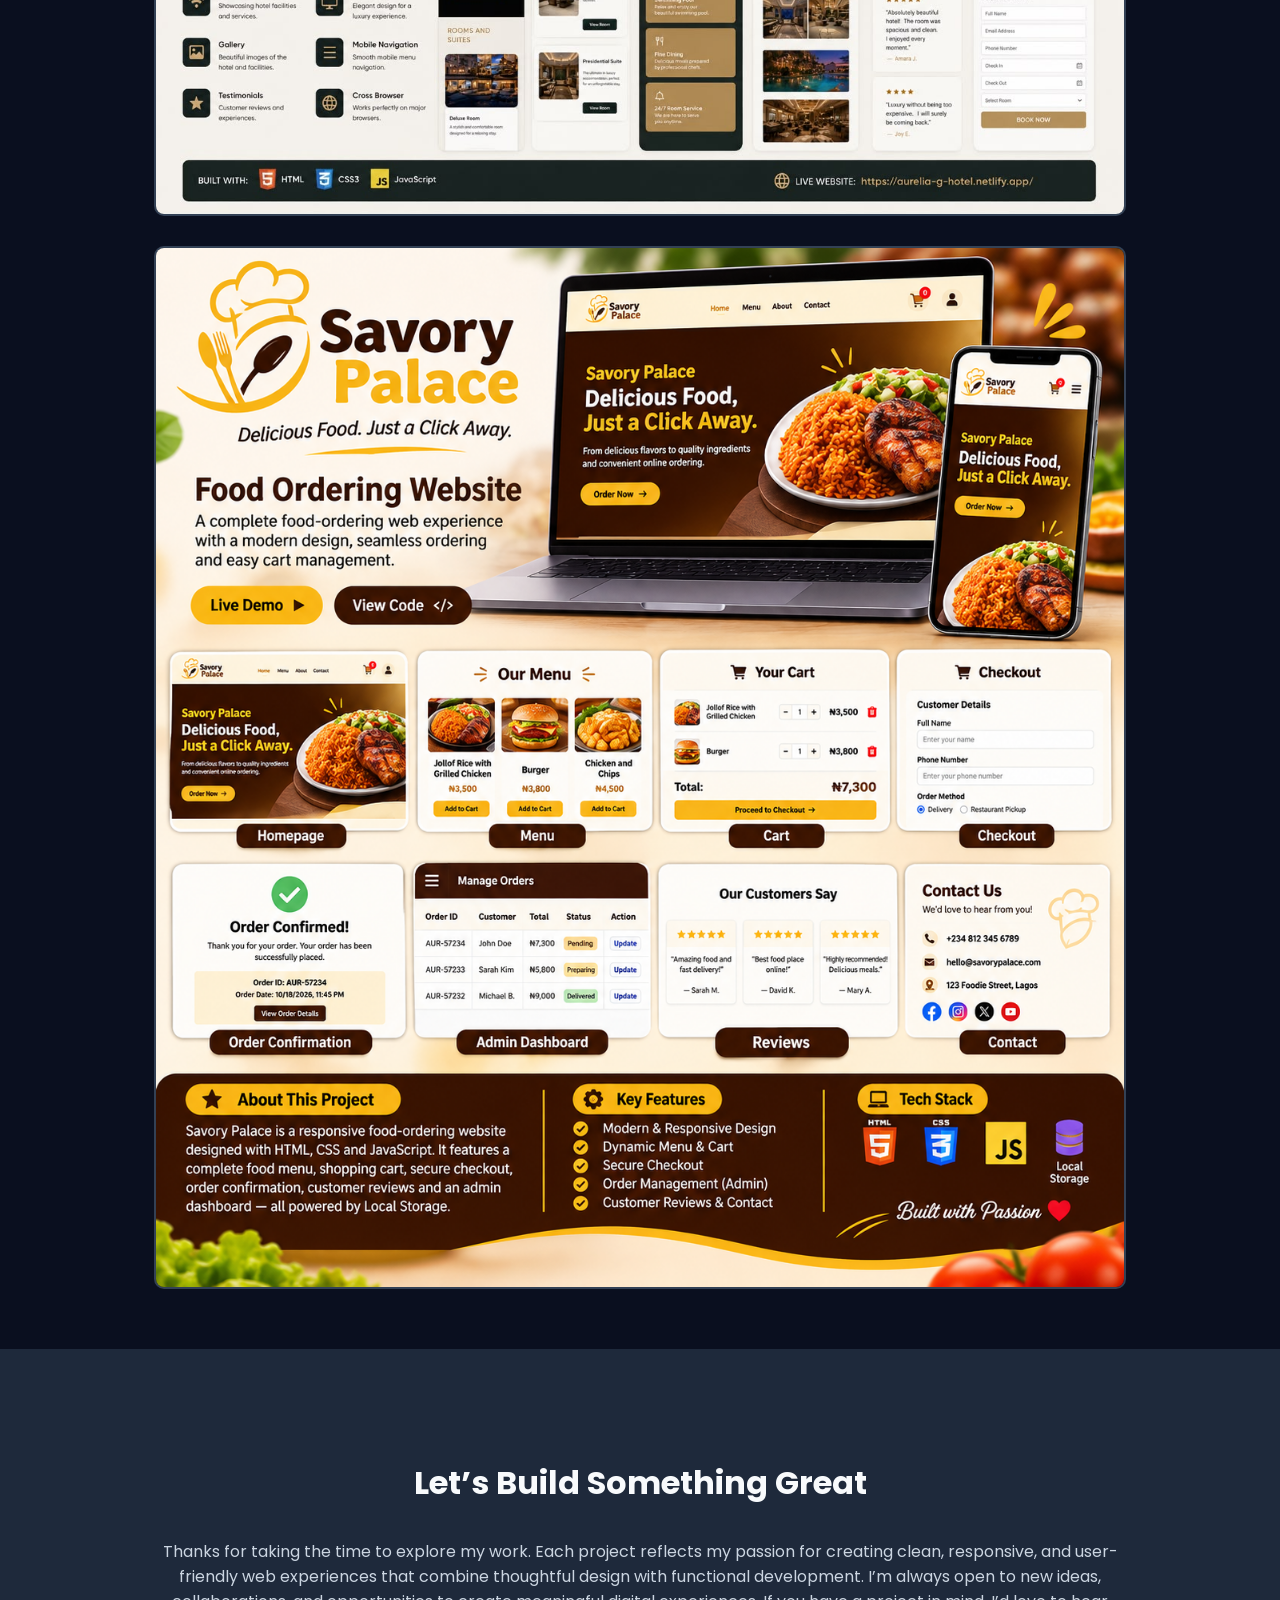
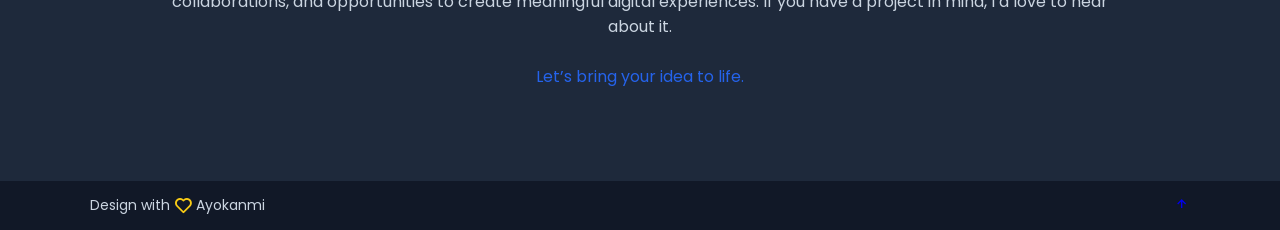
<file: portfolio.html>
<!DOCTYPE html>
<html lang="en">
<head>
    <meta charset="UTF-8">
   <meta name="viewport" content="width=device-width, initial-scale=1.0"/>
   <title> My portfolio </title>
       <!-- my css -->
    <link rel="stylesheet" href="style.css">
    <!--  boxicon -->
    <link href="https://unpkg.com/boxicons@2.1.4/css/boxicons.min.css" rel="stylesheet">
    </head>
<body>
   <!-- .....--------------- header----------------------- -->
   <header class="header">
       <a href="#"><img class="logo"src="brand.png" alt="logo"></a>
        
       <div class="navMenu" id="navmenu">  
          <i class="bx bx-window-close" onclick="closeMenu()"></i> 
           <ul> 
              <li><a href="index.html">Home</a></li>
               <li><a href="about.html">About</a> </li>
               <li><a href="services.html">Services</a></li>
               <li><a href="portfolio.html">Portfolio</a></li>
               <li><a href="contact.html">Contact</a></li>
           </ul>
       </div>
       <i class="bx bx-menu" onclick="openMenu()"></i> 
   </header>
   
   <!-- .....---------------Sub  header. section----------------------- -->
       <section class="sub-header" id="sub-header">
           
         <h1><span>Recent</span> Projects</h1>
        
        
       </section>
       
        <!--  ______ portfolio section _______ -->
             <section class="portfolio" id="portfolio"> 
                 <div class="text-title">
                     <h1> Frontend Development <span>Projects</span> </h1>
                     
                 </div>
             
                 <div class="portfolio-content">
                     <div class="row">
                      <img src="project1.png" alt="">
                      <div class="cover">
                          <h5> Printer Landing Page</h5>
                          <p> 
                   A modern product landing page designed to showcase printer packages with a clean and responsive interface.
                          </p>
                  <a href="https://kanmiproductlanding.netlify.app/" target="_blank">Live Demo<i class="bx bx-link-external"></i></a>
                      </div>
                         
                     </div>
                     
                   <div class="row">
                      <img src="project2.png" alt="">
                      
                      <div class="cover">
                          <h5> Student Login Project</h5>
                          <p> 
                 A clean and responsive student login interface designed with HTML and CSS for a simple and user-friendly experience.
                          </p>
                  <a href="#"><i class="bx bx-link-external"></i></a>
                      </div>
                         
                     </div>
                     
                      <div class="row">
                      <img src="project3.png" alt="">
                      <div class="cover">
                          <h5>Developer Community Hub </h5>
                          <p> 
                      A responsive community-focused web design created to promote collaboration, knowledge sharing, and meaningful connections among web developers.
                             </p>
                  <a href="#"><i class="bx bx-link-external"></i></a>
                      </div>
                         
                     </div>
                     
                       <div class="row">
                      <img src="project4.png" alt="">
                      <div class="cover">
                          <h5> Student Portal</h5>
                          <p> 
                         A responsive student portal interface designed with HTML and CSS, featuring a clean layout and user-friendly navigation.
                          </p>
                  <a href="https://acc-educonnectportal.netlify.app/" target="_blank">Live Demo <i class="bx bx-link-external"></i> </a>
                      </div>
                         
                     </div>
                     <div class="row">
                      <img src="project5.png" alt="">
                      <div class="cover">
                          <h5> Luxury Hotel Website </h5>
                          <p> 
                      A responsive luxury hotel website designed to provide guests with a smooth and elegant browsing experience. The website showcases hotel rooms, amenities, gallery, testimonials, and a convenient booking and contact section.
                             </p>
                             
                  <a href="http://aurelia-grands-hotel.netlify.app/"target="_blank">Live Demo<i class="bx bx-link-external">
                      </i></a>
                      </div>
                         
                     </div>
                     
                     <div class="row">
                      <img src="project6.png" alt="">
                      <div class="cover">
                          <h5> Food Ordering Website </h5>
                          <p> 
                      A responsive food-ordering website designed and developed to make browsing meals and placing orders simple and convenient. The project features a structured menu, interactive cart, checkout flow, order confirmation, reviews, and customer contact experience.
                             </p>
                  <a href="https://savory-palaces.netlify.app/"target="_blank">Live Demo<i class="bx bx-link-external"></i></a>
                      </div>
                         
                     </div>                    
            </div>
           
               </section> 
               
               <section class="others" id="others">
                  
                  <div class="others-text">
                      <h3>Let’s Build Something Great</h3> 
                          <p>
               Thanks for taking the time to explore my work. Each project reflects my passion for creating clean, responsive, and user-friendly web experiences that combine thoughtful design with functional development.
  I’m always open to new ideas, collaborations, and opportunities to create meaningful digital experiences. If you have a project in mind, I’d love to hear about it.<br><br>
  
   <span>Let’s bring your idea to life.</span>  
                  </p>
                  </div>
              
                    
                </div>
                
            
            
               </section>
                 <!-- _______. footer______-->
                 
                 <footer class="footer">
                     <div class="attribution">
             <p>Design with <i class="bx bx-heart"></i> Ayokanmi</p>     
                </div>
                     
                     <div class="move up">
                         <a href="index.html"><i class="bx bx-up-arrow-alt"></i></a>
                     </div>
                 </footer>
                                 
        <!-- js for toggle menu -->  
            
        <script>
         var navMenu = document.getElementById("navmenu");

    function openMenu(){
    navMenu.style.right = "0";
  }

   function closeMenu(){
    navMenu.style.right = "-200px";
   }
   
   
        </script>  
                 
           
       
    
</body>
</html>
</file>
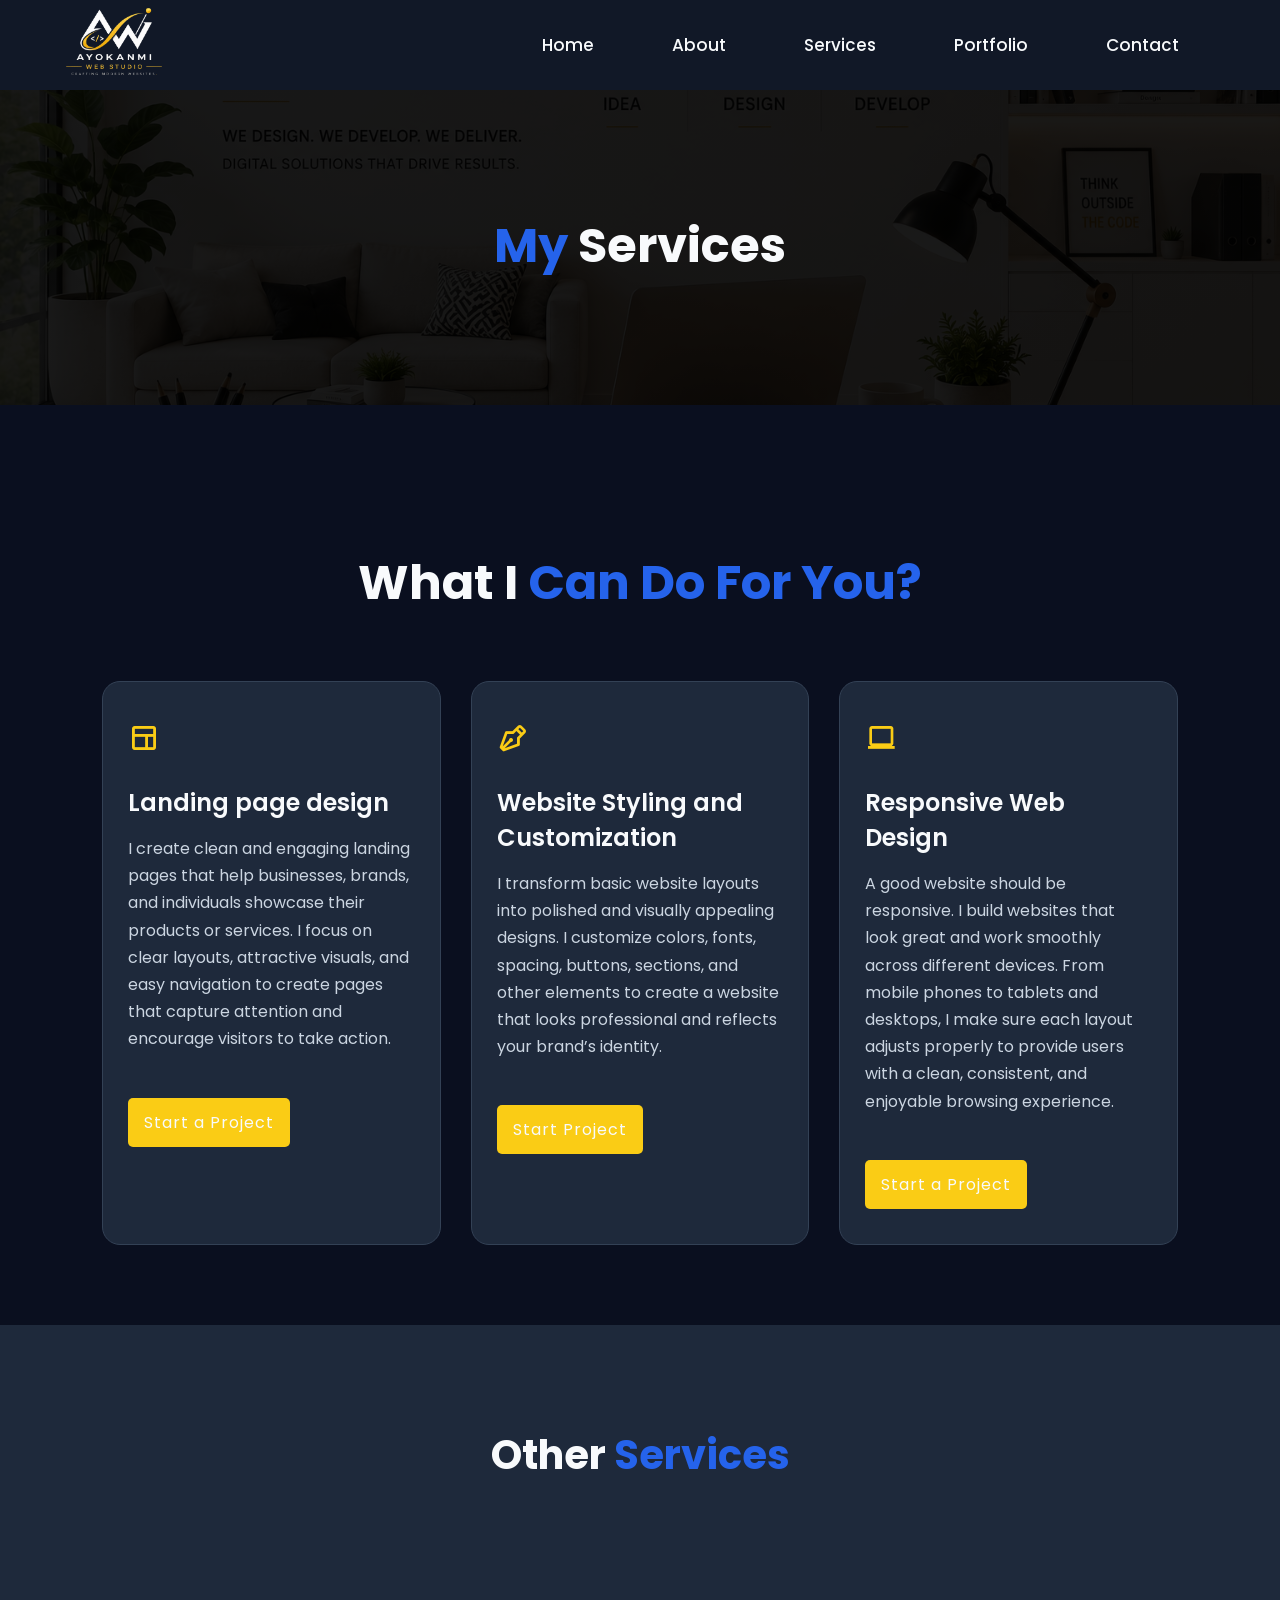
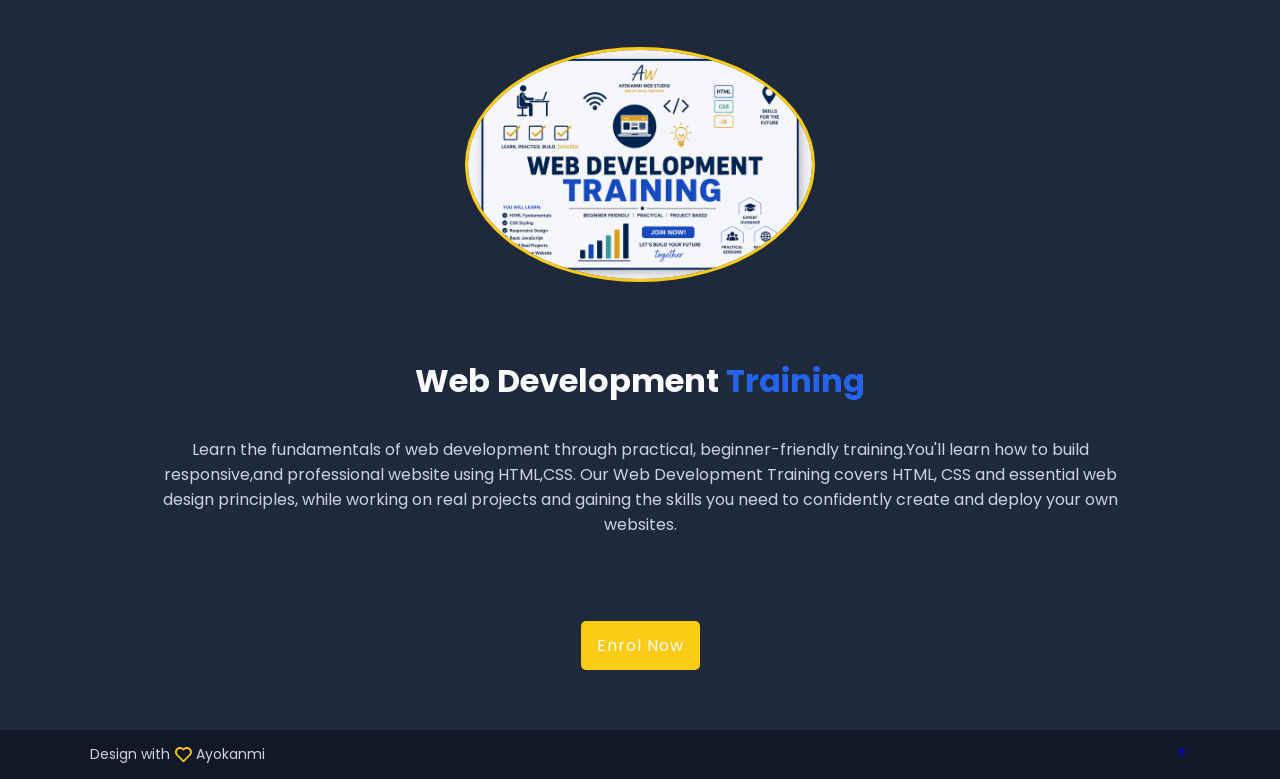
<file: services.html>
<!DOCTYPE html>
<html lang="en">
<head>
    <meta charset="UTF-8">
   <meta name="viewport" content="width=device-width, initial-scale=1.0"/>
   <title> My portfolio </title>
       <!-- my css -->
    <link rel="stylesheet" href="style.css">
    <!--  boxicon -->
    <link href="https://unpkg.com/boxicons@2.1.4/css/boxicons.min.css" rel="stylesheet">
    </head>
<body>
   <!-- .....--------------- header----------------------- -->
   <header class="header">
       <a href="#"><img class="logo"src="brand.png" alt="logo"></a>
        
       <div class="navMenu" id="navmenu">  
          <i class="bx bx-window-close" onclick="closeMenu()"></i> 
           <ul>
              <li><a href="index.html">Home</a></li>
               <li><a href="about.html">About</a> </li>
               <li><a href="services.html">Services</a></li>
               <li><a href="portfolio.html">Portfolio</a></li>
               <li><a href="contact.html">Contact</a></li>
           </ul>
       </div>
       <i class="bx bx-menu" onclick="openMenu()"></i> 
   </header>
   
   <!-- .....---------------Sub  header. section----------------------- -->
       <section class="sub-header" id="sub-header">
           <h1><span>My</span> Services</h1>
       </section>
       
       <!-- __________Services section ________  -->
       <section class="service" id="service">
           <div class="text-title">
               <h2> What I <span> Can Do For You?</span></h2>
           </div>
           <div class="services-content">
               <div class="service-content">
                   
                      <div class="box">
                          <div class="icon">
                              <i class="bx bx-layout"></i>
                          </div>
                          <div>
                              <h3> Landing page design</h3>
            <p> I create clean and engaging landing pages that help businesses, brands, and individuals showcase their products or services. I focus on clear layouts, attractive visuals, and easy navigation to create pages that capture attention and encourage visitors to take action.
 </p>
                             <a href="#"class="btn">Start a Project</a>
                          </div>
                      </div>
                      
                      <div class="box">
                          <div class="icon">
                              <i class="bx bx-pen"></i>
                          </div>
                          <div>
                    <h3> Website Styling and Customization </h3>
               <p> I transform basic website layouts into polished and visually appealing designs. I customize colors, fonts, spacing, buttons, sections, and other elements to create a website that looks professional and reflects your brand’s identity.</p>
                              <a href="#" class="btn">Start Project</a>
                          </div>
                      </div>
                      
                       <div class="box">
                          <div class="icon">
                              <i class='bx bx-laptop'></i>
                          </div>
                          <div>
                              <h3> Responsive Web Design</h3>
              <p> A good website should be responsive. I build websites that look great and work smoothly across different devices. From mobile phones to tablets and desktops, I make sure each layout adjusts properly to provide users with a clean, consistent, and enjoyable browsing experience. </p>
                              
                              <a href="#" class="btn">Start a Project</a>
                </div>       
               </div>
           
       </section>
       
               
               <section class="others" id="others">
                   <div class="sub-text-title" >
                       <h2> Other <span> Services</span></h2>
                           </div>
                    <div class="others-img">
                        <img src="training.png" alt="">
                        <span class="circle-spin"> </span>
                    </div>
                   
                    <div class="others-text">
                         <h3> Web Development <span>Training</span></h3>
                    <p> 
    Learn the fundamentals of web development through practical, beginner-friendly training.You'll learn how to build responsive,and professional website using HTML,CSS. Our Web Development Training covers HTML, CSS and essential web design principles, while working on real projects and gaining the skills you need to confidently create and deploy your own websites.
                    </p>
                    </div>
                    
                    <div>
                        <a href="#"class="btn">Enrol Now</a>
                    </div>      
               </section>
               
                 
                 <!-- _______. footer______-->
                 
                 <footer class="footer">
                     <div class="attribution">
             <p>Design with <i class="bx bx-heart"></i> Ayokanmi</p>     
                </div>
                     
                     <div class="move up">
                         <a href="index.html"><i class="bx bx-up-arrow-alt"></i></a>
                     </div>
                 </footer>
                                 
        <!-- js for toggle menu -->  
            
        <script>
         var navMenu = document.getElementById("navmenu");

    function openMenu(){
    navMenu.style.right = "0";
  }

   function closeMenu(){
    navMenu.style.right = "-200px";
   }
        </script>  
                   
</body>
</html>
</file>
<file: style.css>
@import url('https://fonts.googleapis.com/css2?family=Poppins:ital,wght@0,100;0,200;0,300;0,400;0,500;0,600;0,700;0,800;0,900;1,100;1,200;1,300;1,400;1,500;1,600;1,700;1,800;1,900&display=swap');

*{
    margin: 0;
    padding: 0;
    font-family:'poppins' , sans-serif;
    list-style:none;
    box-sizing :border-box;
    stroll-behavior:smooth;
    text-decoration:none;
}

:root{
    --background:#0a0f1f;
    --surface:#1e293b;/* cards about service contact*/
    --primary:#2563eb; /* span */
    --accent:#facc15; /* button */
    --text:#f8fafc;  /* header*/
    --text-light:#CBD5E1; /* p */
    --header:#111827; /* hero header */
    --border:#334155; /* border */
    --big-font:5rem;
    --h2-font:3rem;
    --p-font:1.1rem;
}

html, body {
    overflow-x:hidden;
}

body{
    background: var(--background);
    color: var(--text);
}
     /* ----------------header css ------------- */
   .header{
       width: 100%;
       height: 90px;
       position: fixed;
       top: 0;
       right: 0;
       z-index:1000;
       display :flex;
       align-items:center;
       justify-content:space-between;
       background:#111827;
       padding: 2% 6%;
       transition :all .45s ease;
       }
       
       .header img{
           width: 100px;
           
       }
       
       
       
    /* hide the two icons */
   .header .bx {
     display :none;
    }
    
   .navMenu{
       flex:1;
       text-align:right;
   }
        /* --------- ul--------; */
        .navMenu ul li{
            display :inline-block;
            padding: 8px 12px;
            margin: 0 25px;
            position: relative;
        }
        /* anchor tag */
    .navMenu a{
        color: var(--text);
        font-size: 17px;
        font-weight:500 ;
    }
        /* hover when click the color thatll show*/
        .navMenu a:hover, navMenu a:active {
            color: var(--accent);
        }
            /*    section one (a home) */
        section {
            padding: 160px 12% 120px;
        }
        span{
            color: var(--primary) ;
            
        }
        
        .home {
            position: relative;
            height: 100vh;
            width: 100%;
         background: linear-gradient(rgba(0,0,0,0.6), rgba(0,0,0,0.6)), url("tech-girl.png");
         background-position: center ;
         background-size:cover ;
         display :flex;
         align-items:center;
         justify-content:center;
         color:--text-light ;
        }
        /*    span */
        .show{
            margin: 100px 0 20px;
        }
        
        .first{
            display :inline-block;
            margin-right:15px ;
            padding: 0 15px;
            line-height:32px;
            font-size: 20px;
            font-weight:500 ;
            border-radius: 6px;
            background: var(--primary );
            color: var(--text-light) ;
        }
        .second{
            display :inline-block;
            font-size: 20px;
            font-weight:500 ;
            color: var(--text);
        }
        
        .home-content h1 {
        font-size:var(--big-font) ;
        font-weight:700;
        color: var(--text);
         line-height:1.1;
         margin: 0 0 8px;
        }
        
        .home-content h3{
         color: var(--text);
         line-height:1.1;
         margin: 0 0 35px;
         font-size:3rem;
         font-weight:700;
          }
          
          .home-content p{
          color: var(--text-light);
          font-size: var(--p-font);
          line-height:1.8;
          margin-bottom: 40px ;
          }
          
          .button{
          display :inline-block;
          align-items:center;
          justify-content:center;
            }
            
        .btn {
            display :inline-block;
            padding: 12px 16px;
            background-color: var(--accent) ;
            border-radius: 5px;
            font-size:1rem;
            font-weight:500px;
            color: var(--text );
            letter-spacing:1px;
            transition :all , .45s ease;
            margin-top: 20px;
        }
        
        .btn:hover{
            transform: scale(0.9)
        }
       
       .about {
           display:grid;
           grid-template-columns:repeat(2, 1fr);
           align-items: center ;
           gap:1.5rem;
           background:var(--background);
           color:#fff ;
       }
       
       .about-img img {
           max-width: 200px;
           width: 100%;
          height: auto;
          border-radius: 5px;
       
               
       }
       
       .about-text h2{
           font-size: var(--h2-font) ;
           line-height:1;
       }
       
       .about-text h4{
           font-size: 24px;
           font-weight:600;
           color:var(--text);
           margin: 15px 0;
           line-height:1.7;
       }
       
       .about-text{
           font-size: var(--p-font);
           font-family:'Times New Roman', sans-serif;
       }
       
       /*   -----service--- */
       .text-title h2{
           font-size: var(--h2-font) ;
           line-height:2;
           color: var(-text);
       }
       
     .service{
         padding: 80px 8%;
         background: var(--background);
     }
     
     .text-title {
         text-align:center;
         color:var(--text);
         font-size:var(--h2);
         margin:50px ;
     }
      
      .service-content{
          display:grid;
          grid-template-columns: repeat(auto-fit, minmax(260px, 1fr));
          gap:30px;
      }
      
      .box{
          background: var(--surface);
          border:1px solid var(--border);
          border-radius: 18px ;
          padding: 35px 25px;
          transition :all 0.4s ease;
        }
      
      .box:hover {
          transform: translateY(-8px);
          border-color:var(--accent);
      }
      
      .icon  {
          font-size:32px;
          color: var(--accent);
          margin-bottom: 20px;
      }
      
      
      .service-content h3{
      font-size:24px;
      font-weight: 600;
      color: var(--text);
      margin-bottom: 15px;
          
      }
      .service-content p{
          color: var(--text-light);
          line-height:1.7;
          font-size:1rem;
      margin-bottom:25px;
      }
           /*      -------   portfolio -------*/
       
       .portfolio-content{
           display :grid;
           grid-template-columns:repeat(auto-fit, minimax(350px, 1fr ));
           align-items:center;
           gap:30px;
           margin-top: 5rem ;
           overflow-x:clip;
       }
       
       .portfolio-content .row{
           position: relative ;
           overflow :hidden;
           cursor:pointer;
       }
       
       .portfolio-content .row img{
           width: 100%;
           display :block;
           border-radius: 10px;
           border: 2px solid var(--border);
           transition :transform 0.5s;
       }
       
       .portfolio-content .row .cover {
           width: 100%;
           height:0;
           position: absolute;
           left:0;
           bottom: 0;
           overflow:hidden;
           display:flex;
           flex-direction:column;
           align-items:center;
           justify-content:center;
           background-image: linear-gradient(rgba(0, 0, 0, 0.7), var(--accent));
           padding: 0 40px;
           transition : height 0.5s;
       }
       
       .portfolio-content .row .cover h5{
           font-size: 20px;
           font-weight:600;
           margin: 15px 0;
           color:  var(--text);
       }
       
       .portfolio-content .row .cover p{
       text-align:center;
       color:var(--text);
       line-height:1.9;
    }
       
       .portfolio-content .row .cover i{
           width: 60px;
           height: 60px;
           font-size:20px;
           margin-top: 20px;
           display :flex;
           align-items:center;
           justify-center:center;
       }
       
       .portfolio-content .row:hover .cover {
           height: 100%;
       }
       
        .portfolio-content .row:hover .img{
            transform: scale(1.1);
        }
       
       .contact {
           background: var(--surface);
           display:block;
           align-items:center;
           gap:30px;
       }
       
       .contact-text h2 {
           font-size:var(--h2-font);
           line-height: 1;
           color: var(--text);
       }
       
      .contact-text p{
          color: var(--text-light);
          font-size: var(--p-font) ;
          line-height:1.8;
          margin-bottom: 30px;
           
      }
      .contact-text .list{
          margin-bottom:2.8rem ;
      }
      
      .contact-text .list li{
          margin-bottom:12px ;
      }
      
      .contact-text .list li a {
          display :block;
          color: var(--text-light);
          font-size:14px ;
          transition :all .45s ease ;   
      }
      
      .contact-text .list li a:hover{
          color: var(--text);
          transform: translateY(5px);
      }
       
      .contact-text .icons i{
          width: 45px;
          height: 45px;
          color: var(--text);
          font-size:22px;
          display :inline-block;
          justify-content:center; was
          margin-right: 15px;
          transition :all .45s ease;
      }
      
      .contact-text .icons i:hover{
          color: var(--accent);
      }
       
       .contact-form form{
           position: relative;
       }
     
     .contact-form form input, .contact-form form textarea{
     width: 100%;
     padding: 14px;
     background: var(--background);
     color: #f8fafc;
        border: 1px solid var(--border);
        outline :none;
        font-size: 15px;
        border-radius: 8px;
        margin-bottom: 10px;
     }
     
     .contact-form form textarea{
         resize:none;
         height :240px;
     }
     
     .contact-form form .submit {
         width: 150px;
         display: inline-block;
         font-size: 16px;
         background: var(--accent);
         color: var(--text);
         border:none;
         border-radius: 8px;
         transition: all .45s ease;
         cursor: pointer;
           }
     
     .contact-form form .submit:hover{
         transform:scale(1.05);
        
     }
     
     footer{
     padding: 20px 15px;
         Display :flex;
         flex-wrap:wrap;
         align-items:center;
         justify-content:space-between;
         gap:2rem;
         background:#111827;
     }
     
     .footer .attribution p{
     color: var(--text-light);
     font-size:14px ;
     display:flex;
     align-items:center;
     }
     
     .footer .attribution i{
         color: var(--accent);
         font-size:20px;
         margin: 0 3px;
     }
     
     .footer .move-up i{
         padding: 10px;
         border-radius: 8px;
         font-size:20px;
         color: var(--text);
         background: var(--accent);
     }
     
     @media( max-width:1480px) {
     .header{
         padding: 12px 5%;
         transition : .1s; 
        }
        
        section{
            padding: 110px 12% 60px;
                 }
                 
                 .footer{
                     padding: 12px 7%;
                 }
           }
           
           @media( max-width: 1100px){
               :root{
                   --big-font:4rem;
                   --h2-font:2.5rem;
                   --p-font:1rem;
               }
               
               .home {
                   height: 87vh;
               }
               
               .home-content h3{
                   font-size: 2.3rem;
               }
           }
           
           @media( max-width:920px){
               .about, .contact {
                   gird-template-columns:1fr;
               }
               
               .about-img img{
                   width: 100%;
                   height: auto;
                   max-width: 100%;
               }
           }
           
         @media(max-width: 700px)   {
               .header .bx {
                   display :block;
                   color: var(--text);
                   margin: 10px;
                   font-size: 35px;
                   cursor: pointer;
                   
               }
             
             .navMenu{
                   position: fixed;
                   background: var(--surface);
                   height: 100%;
                   width: 200px;
                   top: 0;
                   right: -200px ;
                   z-index: 2;
                   transition: all .45s ease;
                   text-align: center;
                   
               }
               
             
             .navMenu ul{
                 padding: 30px;
             }
               
               .navMenu ul li {
                   display: block;
               }
               
               .navMenu a{
                   display: block;
                   margin: 17px;
                   font-size: 20px;
                   transition: all .45s ease;
                   color:var(--text);
               }
                }
                
                @media(max-width:480px){
                .home h1 {
                    font-size: 30px;
                }
                
                .home h3{
                    font-size: 20px;
                }
                
                .portfolio-content{
                   grid-template-columns: repeat(auto-fit, minimax(259px, auto));
                }
                
                .portfolio-content .row .cover p {
                    font-size: 13.5px;
                    line-height: 1.5;
                }
                
                .portfolio-content .row .cover h5  {
                    font-size: 15px;
                    max-width: 10px 0;
                }
                    
                }
                
                
                
                /* _____________________webpage_____________, */
                .sub-header {
                    height: 45vh;
                    width: 100%;
                    background-image: linear-gradient(rgba(0, 0, 0, 0.9), rgba(0, 0, 0, 0.9)), url("studio.png");
                    background-position:center;
                    background-size: cover;
                    text-align: center;
                }
                
                .sub-header h1{
                padding-top:100px ;
                    margin-top:0;
                   padding-bottom:1px ;
                    font-size: 3rem;
                    color: var(--text);
                    }
                    
                    #others{
                        background: var(--surface);      
                    }
                    
                    .others {
                        display: flex;
                        flex-direction: column;
                        align-items: center;
                        justify-content: center;
                        gap:2rem;
                        
                        
                    }
                    
                 .sub-text-title {
                     text-align: center;
                     
                 }
                 
                 .sub-text-title h2 {
                     font-size: 2.5rem;
                     line-height: 1;
                     margin-bottom:50px;
                 }
                 
                  .others-img {
                     position:relative;
                     width: 10rem;
                     height: 20rem;
                     margin-top: 3rem;
                     border-radius: 50%;
                     display: flex;
                     align-items: center;
                     justify-content: center;
                    }
                      
                 .others-img img {
                     width:350px;
                     border-radius:50% ;
                     border: .2rem solid var(--accent);
                     background: var(--text-light);
                     }     
                     
                   .others-text {
                       text-align: center;
                   }
                   
                   
                  .others-text h3 {
                     font-size: 2rem ;
                    
                       }
                       
                  .others-text p {
                           font-size: var(--p);
                           color: var(--text-light);
                           margin: 2rem 0;
                           
                       }
                       
                 .map{
                     margin: auto;
                 }
                 
                 .map iframe {
                     width: 100%;
                 }
                
                .build-with-me {
                    background: var(--surface);
                    color: var(--text-light);
                    border-radius:12px ;
                          }     
                   .Build-me {
                       margin: 15px;
                       padding: 18px;
</file>
